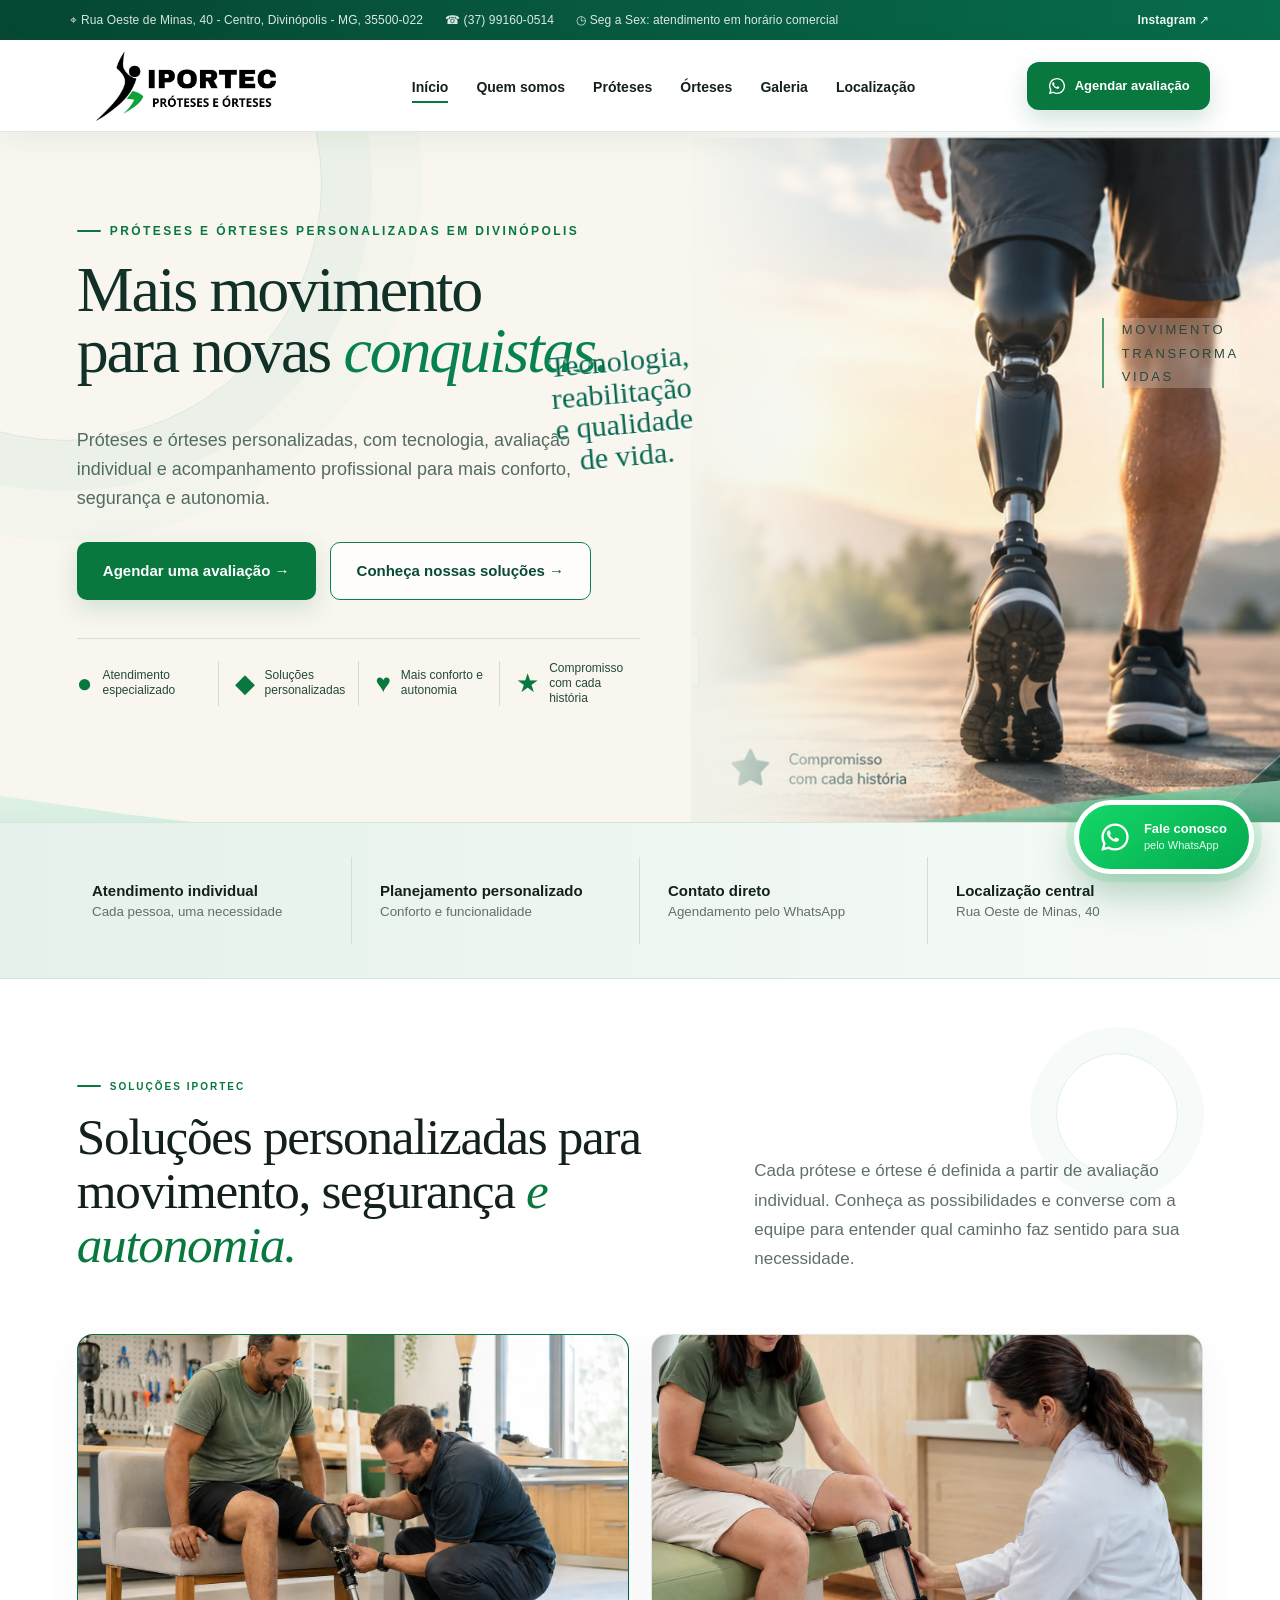
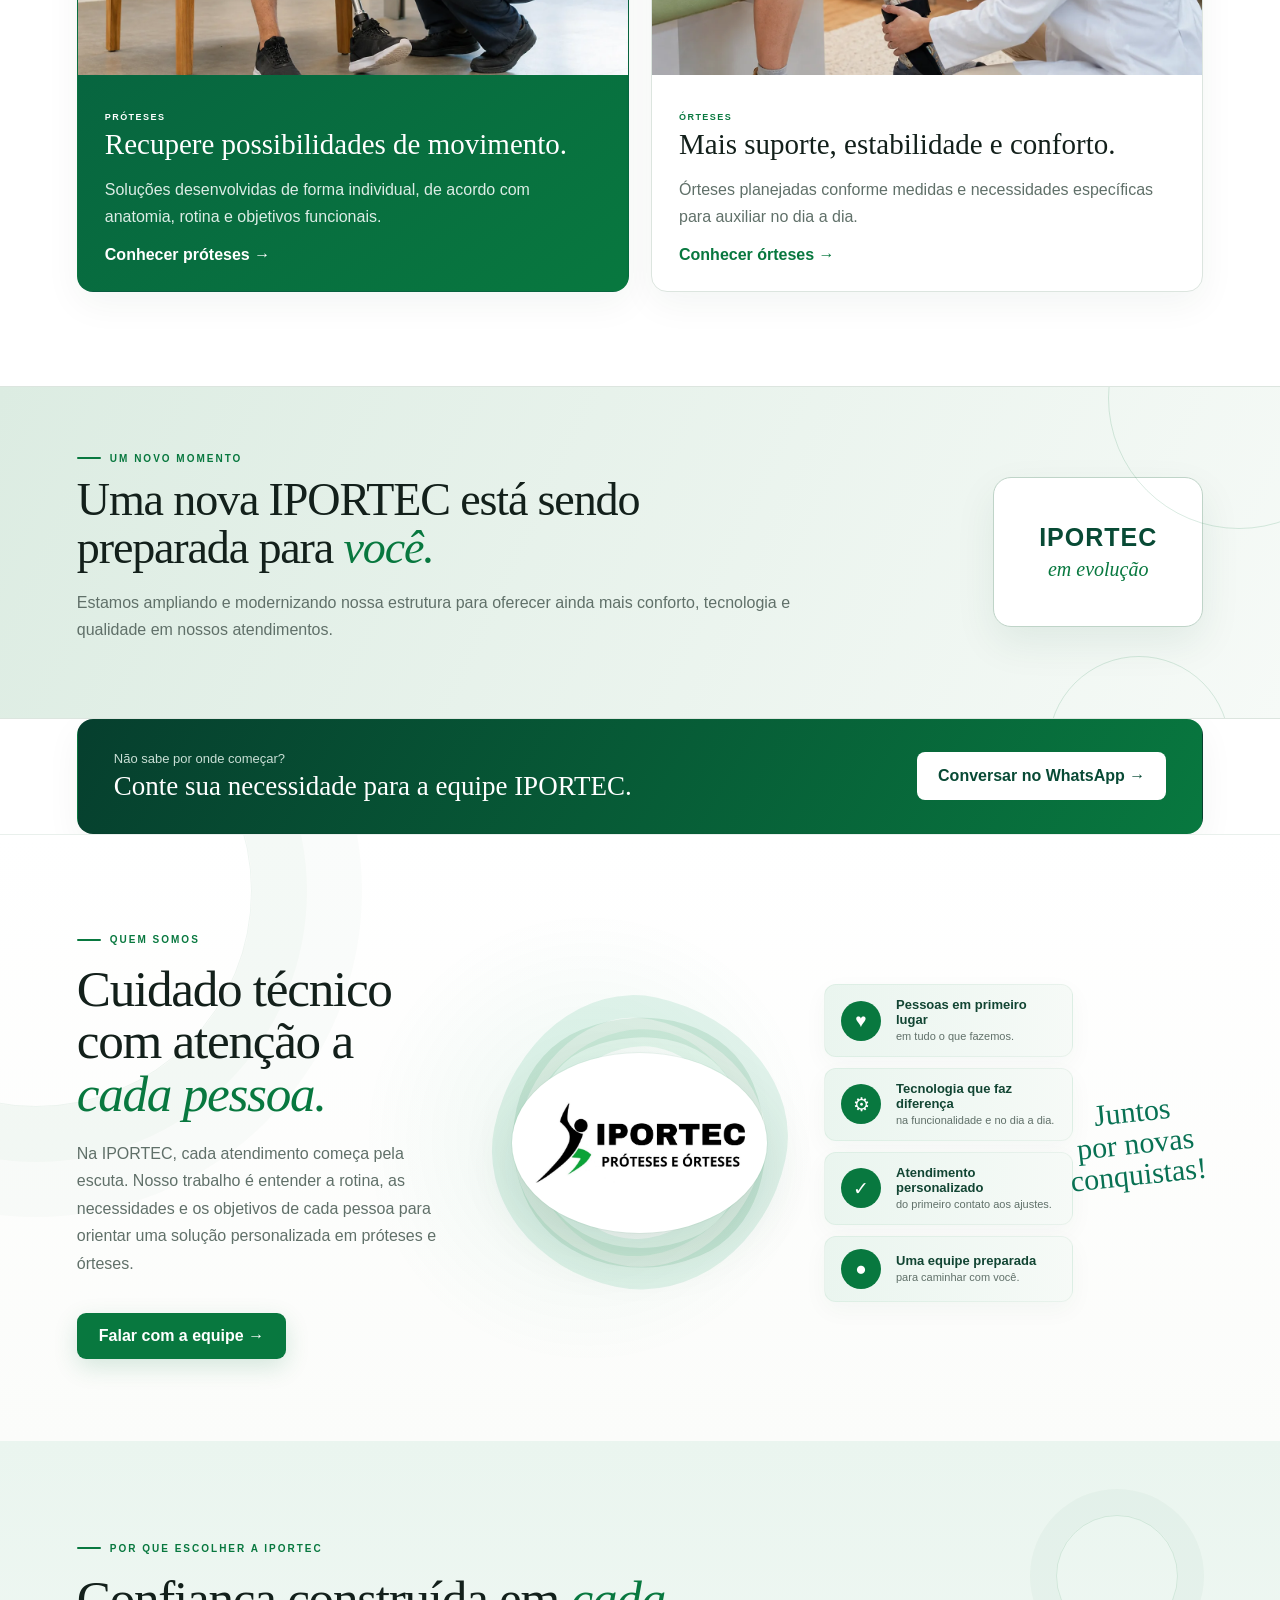
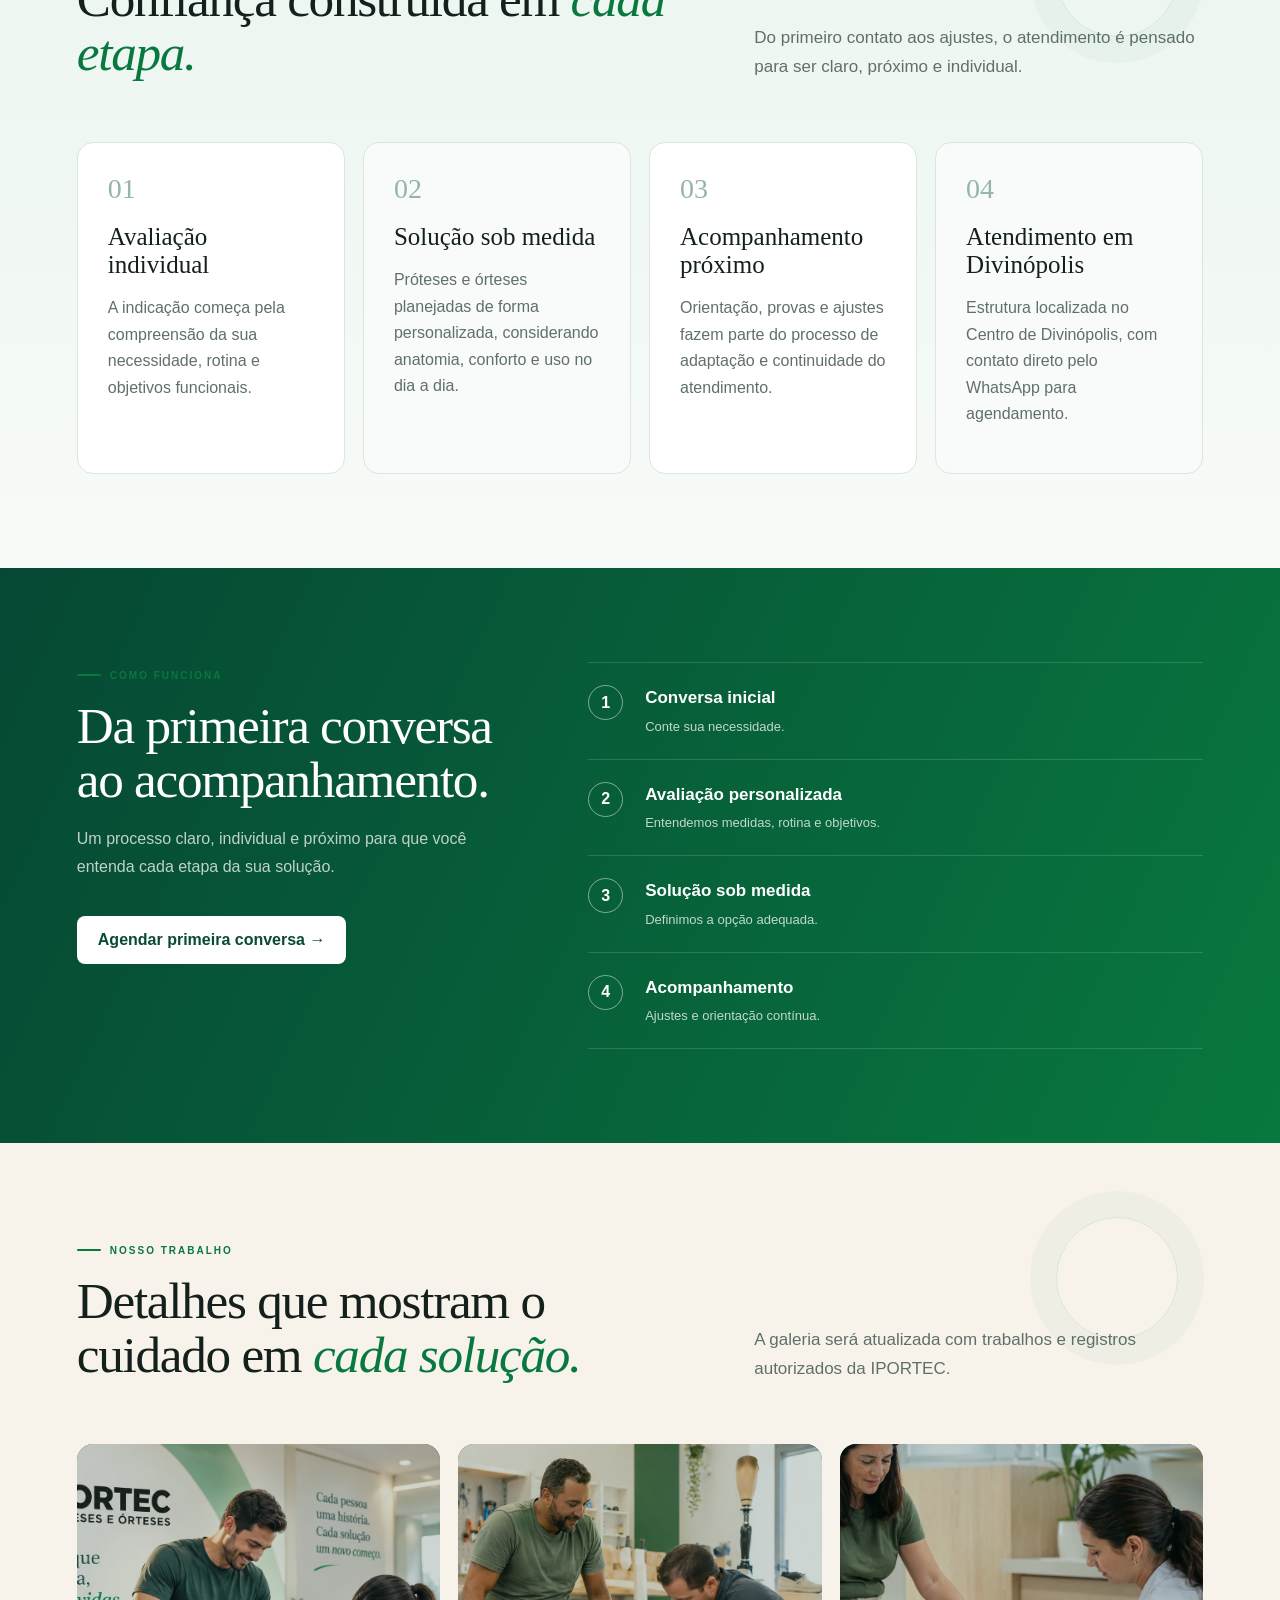
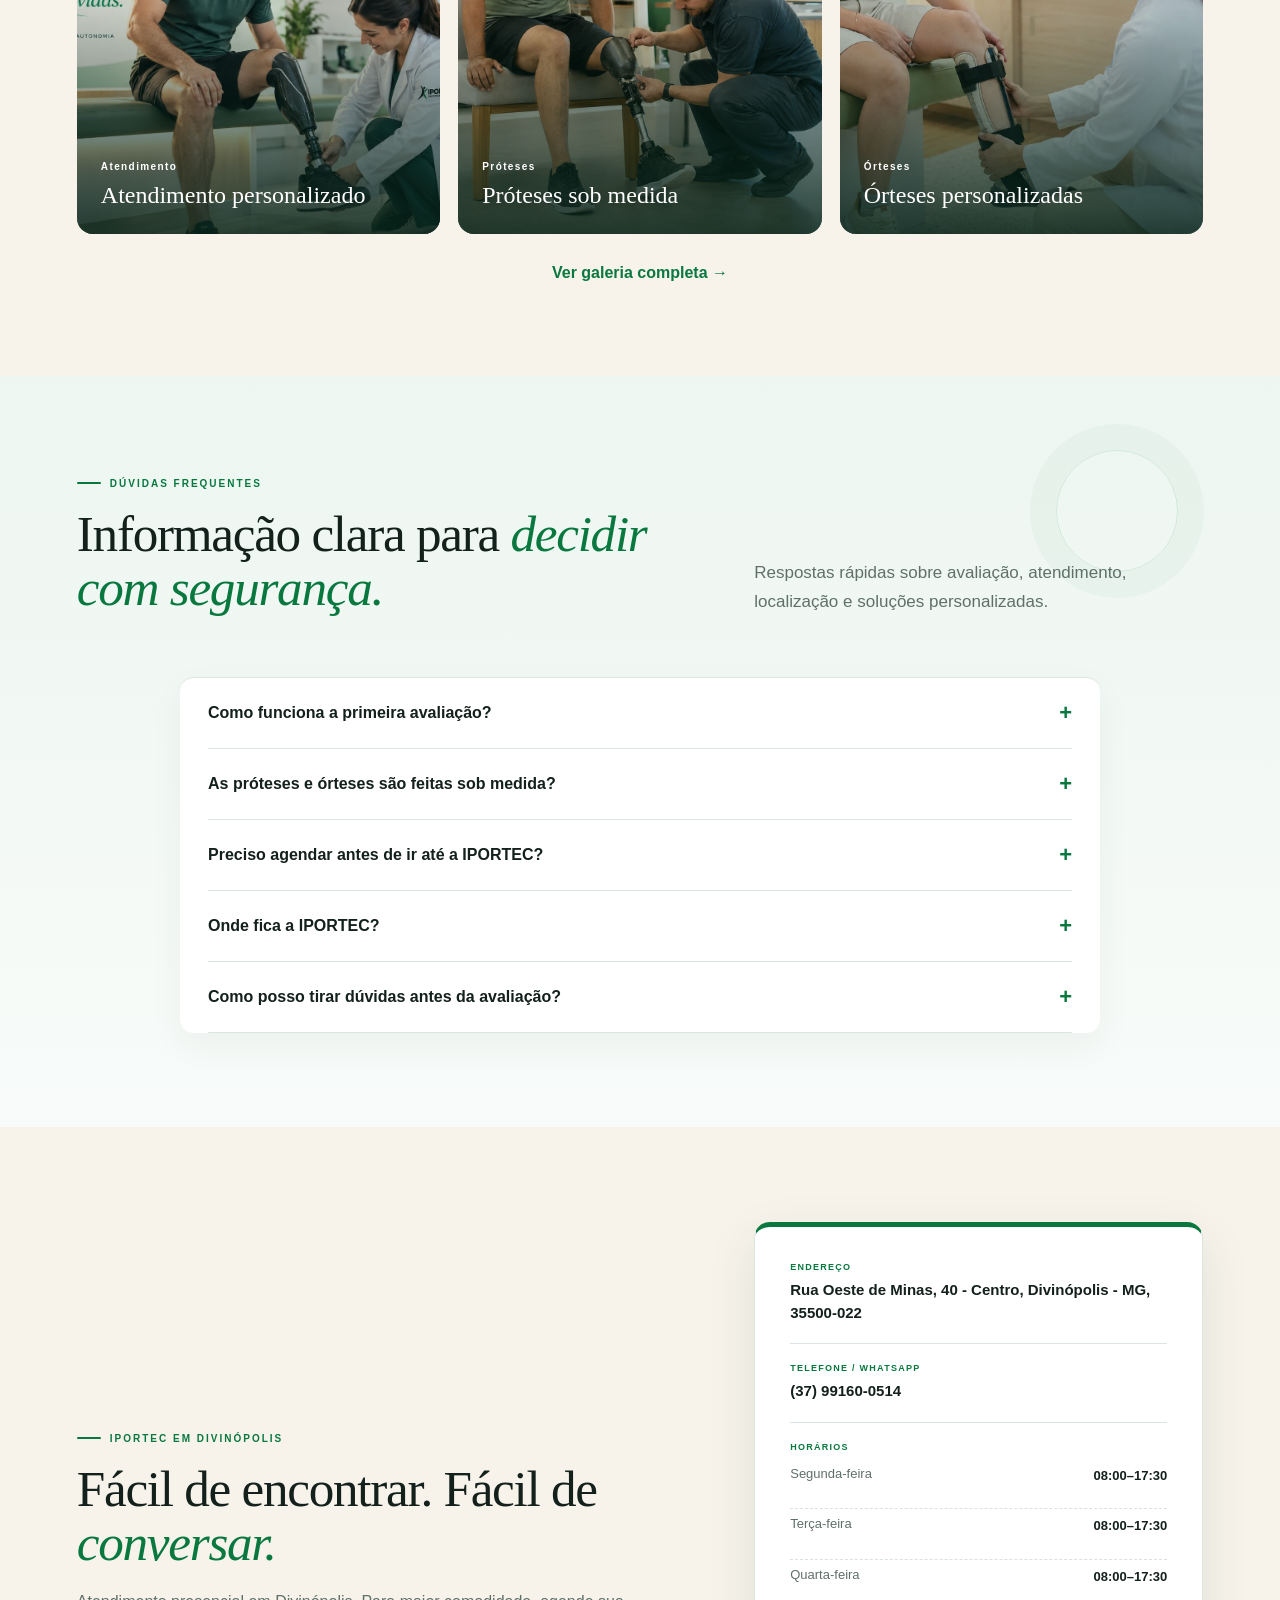
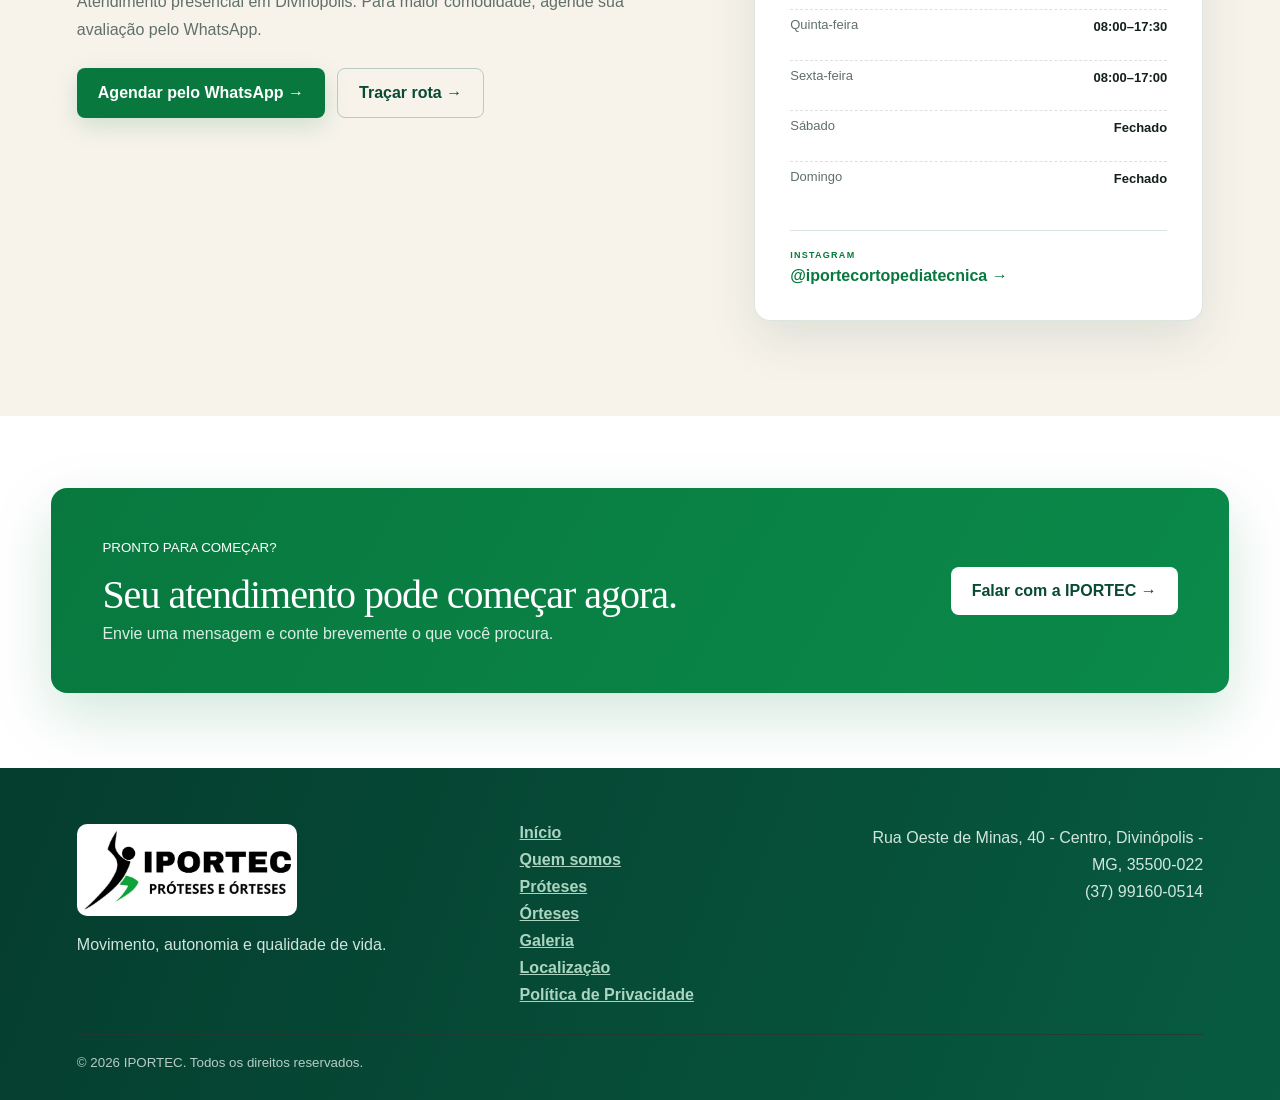
<file: index.html>
<!doctype html><html lang="pt-BR"><head>
  <!-- Google tag (gtag.js) -->
<script async src="https://www.googletagmanager.com/gtag/js?id=G-KJX5XFN8YX"></script>
<script>
  window.dataLayer = window.dataLayer || [];
  function gtag(){dataLayer.push(arguments);}
  gtag('js', new Date());

  gtag('config', 'G-KJX5XFN8YX');
</script>
  <meta charset="utf-8"><meta name="viewport" content="width=device-width,initial-scale=1"><title>IPORTEC | Próteses e Órteses em Divinópolis - MG</title><meta name="description" content="Próteses e órteses personalizadas em Divinópolis - MG, com avaliação individual, soluções sob medida e acompanhamento profissional."><meta name="theme-color" content="#084a35"><meta name="robots" content="index,follow,max-image-preview:large"><meta name="format-detection" content="telephone=yes"><meta property="og:locale" content="pt_BR"><meta property="og:type" content="website"><meta property="og:site_name" content="IPORTEC Próteses e Órteses"><meta property="og:title" content="IPORTEC | Próteses e Órteses em Divinópolis - MG"><meta property="og:description" content="Próteses e órteses personalizadas em Divinópolis - MG, com avaliação individual, soluções sob medida e acompanhamento profissional."><meta name="twitter:card" content="summary_large_image"><link rel="icon" type="image/png" href="assets/img/favicon-iportec.png"><link rel="preload" as="image" href="assets/img/hero-protese-v14.webp" fetchpriority="high"><link rel="stylesheet" href="assets/css/style.css"><script type="application/ld+json">
{
  "@context": "https://schema.org",
  "@type": "MedicalBusiness",
  "name": "IPORTEC Próteses e Órteses",
  "description": "Próteses e órteses personalizadas com atendimento em Divinópolis, Minas Gerais.",
  "telephone": "+55 37 99160-0514",
  "address": {
    "@type": "PostalAddress",
    "streetAddress": "Rua Oeste de Minas, 40 - Centro",
    "addressLocality": "Divinópolis",
    "addressRegion": "MG",
    "postalCode": "35500-022",
    "addressCountry": "BR"
  },
  "sameAs": ["https://www.instagram.com/iportecortopediatecnica/"],
  "openingHoursSpecification": [
    {"@type":"OpeningHoursSpecification","dayOfWeek":"Monday","opens":"08:00","closes":"17:30"},
    {"@type":"OpeningHoursSpecification","dayOfWeek":["Tuesday","Wednesday","Thursday"],"opens":"08:00","closes":"17:30"},
    {"@type":"OpeningHoursSpecification","dayOfWeek":"Friday","opens":"08:00","closes":"17:00"}
  ]
}
</script></head><body data-page="home"><a class="skipLink" href="#conteudo">Pular para o conteúdo</a><div id="header"></div><main id="conteudo">

<section class="hero14" aria-label="Apresentação IPORTEC">
  <div class="hero14-inner">
    <div class="hero14-copy">
      <span class="tag">PRÓTESES E ÓRTESES PERSONALIZADAS EM DIVINÓPOLIS</span>
      <h1>Mais movimento<br>para novas <em>conquistas.</em></h1>
      <p>Próteses e órteses personalizadas, com tecnologia, avaliação individual e acompanhamento profissional para mais conforto, segurança e autonomia.</p>
      <div class="hero14-actions">
        <a class="btn whatsapp" href="#">Agendar uma avaliação →</a>
        <a class="btn ghost" href="#solucoes">Conheça nossas soluções →</a>
      </div>
      <div class="hero14-benefits" aria-label="Diferenciais">
        <span><b>●</b> Atendimento especializado</span>
        <span><b>◆</b> Soluções personalizadas</span>
        <span><b>♥</b> Mais conforto e autonomia</span>
        <span><b>★</b> Compromisso com cada história</span>
      </div>
    </div>
    <div class="hero14-visual" role="img" aria-label="Pessoa caminhando com prótese moderna">
      <span class="hero14-script">Tecnologia,<br>reabilitação<br>e qualidade<br>de vida.</span>
      <span class="hero14-side">MOVIMENTO<br>TRANSFORMA<br>VIDAS</span>
    </div>
  </div>
  <div class="hero14-wave" aria-hidden="true"></div>
</section>

<section class="proof reveal"><div><b>Atendimento individual</b><small>Cada pessoa, uma necessidade</small></div><div><b>Planejamento personalizado</b><small>Conforto e funcionalidade</small></div><div><b>Contato direto</b><small>Agendamento pelo WhatsApp</small></div><div><b>Localização central</b><small>Rua Oeste de Minas, 40</small></div></section>
<section class="section reveal" id="solucoes"><div class="heading"><div><span class="tag">SOLUÇÕES IPORTEC</span><h2>Soluções personalizadas para movimento, segurança e <em>autonomia.</em></h2></div><p>Cada prótese e órtese é definida a partir de avaliação individual. Conheça as possibilidades e converse com a equipe para entender qual caminho faz sentido para sua necessidade.</p></div><div class="choice"><article><img src="assets/img/protese.webp" alt="Prótese personalizada" width="1400" height="1050" loading="lazy" decoding="async"><div><span class="cardEyebrow">PRÓTESES</span><h3>Recupere possibilidades de movimento.</h3><p>Soluções desenvolvidas de forma individual, de acordo com anatomia, rotina e objetivos funcionais.</p><a href="proteses.html">Conhecer próteses →</a></div></article><article><img src="assets/img/ortese.webp" alt="Órtese personalizada" width="1400" height="1050" loading="lazy" decoding="async"><div><span class="cardEyebrow">ÓRTESES</span><h3>Mais suporte, estabilidade e conforto.</h3><p>Órteses planejadas conforme medidas e necessidades específicas para auxiliar no dia a dia.</p><a href="orteses.html">Conhecer órteses →</a></div></article></div></section>
<section class="renewal reveal"><div><span class="tag">UM NOVO MOMENTO</span><h2>Uma nova IPORTEC está sendo preparada para <em>você.</em></h2><p>Estamos ampliando e modernizando nossa estrutura para oferecer ainda mais conforto, tecnologia e qualidade em nossos atendimentos.</p></div><div class="renewalMark"><strong>IPORTEC</strong><span>em evolução</span></div></section>
<section class="conversionStrip reveal"><div><span>Não sabe por onde começar?</span><strong>Conte sua necessidade para a equipe IPORTEC.</strong></div><a class="btn light whatsapp" href="#">Conversar no WhatsApp →</a></section>

<section class="about about15" id="quem-somos">
  <div class="about15-copy reveal">
    <span class="tag">QUEM SOMOS</span>
    <h2>Cuidado técnico<br>com atenção a <em>cada pessoa.</em></h2>
    <p data-about="historia"></p>
    <p data-about="experiencia"></p>
    <a class="btn about15-btn whatsapp" href="#">Falar com a equipe →</a>
  </div>

  <div class="about15-brand reveal" aria-label="IPORTEC Próteses e Órteses">
    <div class="about15-rings" aria-hidden="true">
      <span></span><span></span><span></span>
    </div>
    <div class="about15-logo">
      <img src="assets/img/logo-iportec.jpg" alt="IPORTEC Próteses e Órteses" width="500" height="174" loading="lazy" decoding="async">
    </div>
  </div>

  <div class="about15-values reveal">
    <article>
      <span class="about15-icon">♥</span>
      <div><strong>Pessoas em primeiro lugar</strong><small>em tudo o que fazemos.</small></div>
    </article>
    <article>
      <span class="about15-icon">⚙</span>
      <div><strong>Tecnologia que faz diferença</strong><small>na funcionalidade e no dia a dia.</small></div>
    </article>
    <article>
      <span class="about15-icon">✓</span>
      <div><strong>Atendimento personalizado</strong><small>do primeiro contato aos ajustes.</small></div>
    </article>
    <article>
      <span class="about15-icon">●</span>
      <div><strong>Uma equipe preparada</strong><small>para caminhar com você.</small></div>
    </article>
    <div class="about15-script">Juntos<br>por novas<br>conquistas!</div>
  </div>

  <div class="credential about15-credential reveal">
    <small>QUEM CUIDA DE VOCÊ</small>
    <h3 data-about="responsavel"></h3>
    <p data-about="formacao"></p>
    <p data-about="equipe"></p>
  </div>
</section>

<section class="section trust reveal"><div class="heading"><div><span class="tag">POR QUE ESCOLHER A IPORTEC</span><h2>Confiança construída em <em>cada etapa.</em></h2></div><p>Do primeiro contato aos ajustes, o atendimento é pensado para ser claro, próximo e individual.</p></div><div class="trustGrid" id="diferenciais"></div></section>
<section class="journey" id="atendimento"><div><span class="tag">COMO FUNCIONA</span><h2>Da primeira conversa ao acompanhamento.</h2><p>Um processo claro, individual e próximo para que você entenda cada etapa da sua solução.</p><a class="btn light whatsapp" href="#">Agendar primeira conversa →</a></div><ol></ol></section>
<section class="section homeGallery reveal"><div class="heading"><div><span class="tag">NOSSO TRABALHO</span><h2>Detalhes que mostram o cuidado em <em>cada solução.</em></h2></div><p>A galeria será atualizada com trabalhos e registros autorizados da IPORTEC.</p></div><div class="galleryPreview" id="homeGallery"></div><a class="galleryLink" href="galeria.html">Ver galeria completa →</a></section>
<section class="section testimonialsSection" id="testimonialsSection"><div class="heading"><div><span class="tag">DEPOIMENTOS</span><h2>Experiências de quem <em>confia na IPORTEC.</em></h2></div><p>Relatos publicados somente quando autorizados.</p></div><div class="testimonials" id="testimonials"></div></section>
<section class="section faqSection" id="duvidas"><div class="heading"><div><span class="tag">DÚVIDAS FREQUENTES</span><h2>Informação clara para <em>decidir com segurança.</em></h2></div><p>Respostas rápidas sobre avaliação, atendimento, localização e soluções personalizadas.</p></div><div class="faqList" id="faqList"></div></section>
<section class="location" id="localizacao"><div><span class="tag">IPORTEC EM DIVINÓPOLIS</span><h2>Fácil de encontrar. Fácil de <em>conversar.</em></h2><p data-company="atendimento"></p><div class="contactActions"><a class="btn whatsapp" href="#">Agendar pelo WhatsApp →</a><a class="btn ghost" id="mapLink" href="#" target="_blank" rel="noopener">Traçar rota →</a></div></div><div class="locationCard"><div class="locationBlock"><small>ENDEREÇO</small><strong data-company="endereco"></strong></div><div class="locationBlock"><small>TELEFONE / WHATSAPP</small><strong data-company="telefone"></strong></div><div class="locationBlock"><small>HORÁRIOS</small><div class="hoursList" id="hoursList"></div></div><div class="locationBlock"><small>INSTAGRAM</small><a class="instagramLink" href="https://www.instagram.com/iportecortopediatecnica/" target="_blank" rel="noopener">@iportecortopediatecnica →</a></div></div></section>
<section class="cta reveal"><div><small>PRONTO PARA COMEÇAR?</small><h2>Seu atendimento pode começar agora.</h2><p>Envie uma mensagem e conte brevemente o que você procura.</p></div><a class="btn light whatsapp" href="#">Falar com a IPORTEC →</a></section>
</main><div id="footer"></div><script src="assets/data/config.js"></script><script src="assets/js/script.js"></script></body></html>
</file>
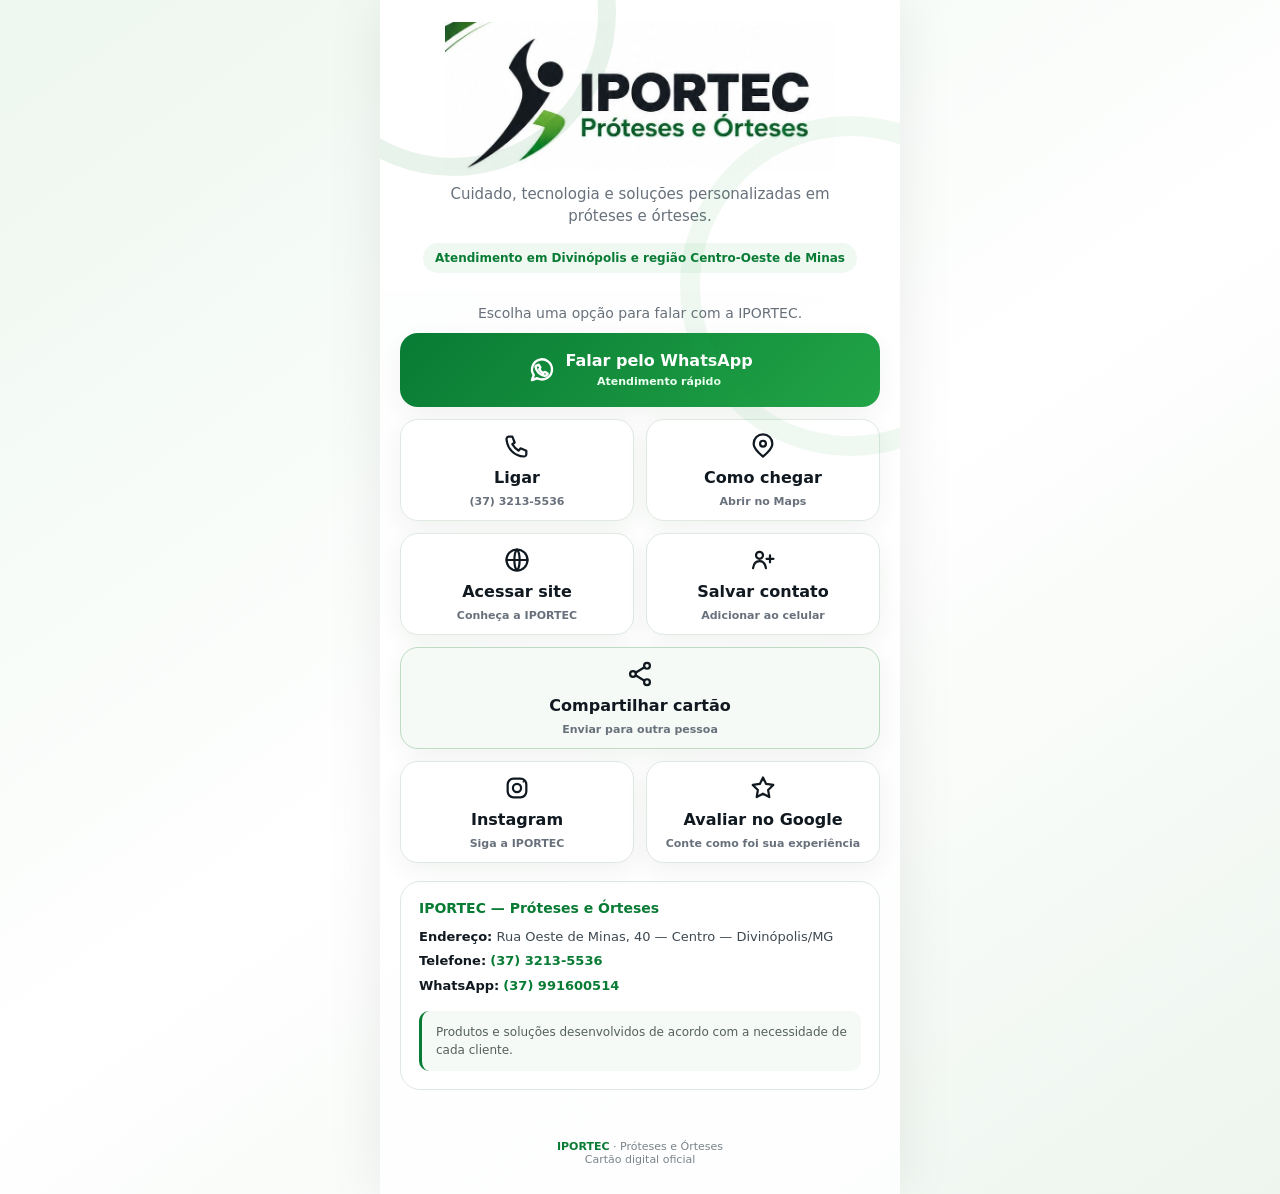
<file: cartao/index.html>
<!doctype html>
<html lang="pt-BR">
<head>
  <meta charset="utf-8" />
  <meta name="viewport" content="width=device-width,initial-scale=1,viewport-fit=cover" />
  <meta name="theme-color" content="#087b34" />
  <title>IPORTEC | Cartão Digital</title>
  <meta name="description" content="Cartão digital da IPORTEC Próteses e Órteses. Fale conosco, ligue, veja a localização e acesse nosso site." />
  <link rel="canonical" href="https://www.iportec.com.br/cartao/" />
  <meta property="og:title" content="IPORTEC | Cartão Digital" />
  <meta property="og:description" content="Contatos, localização e canais oficiais da IPORTEC Próteses e Órteses." />
  <meta property="og:type" content="website" />
  <meta property="og:url" content="https://www.iportec.com.br/cartao/" />
  <style>
    :root{--green:#087b34;--green2:#22a447;--ink:#101820;--muted:#68717b;--bg:#f3f7f3;--card:#fff;--line:#dfe9e1}
    *{box-sizing:border-box} html{scroll-behavior:smooth} body{margin:0;font-family:Inter,system-ui,-apple-system,Segoe UI,Roboto,Arial,sans-serif;color:var(--ink);background:linear-gradient(145deg,#edf7ef,#fff 52%,#edf5ee);min-height:100vh}
    .shell{width:min(100%,520px);margin:auto;min-height:100vh;background:rgba(255,255,255,.82);box-shadow:0 0 55px rgba(0,0,0,.08);overflow:hidden;position:relative}
    .hero{padding:22px 24px 18px;text-align:center;position:relative;background:#fff}
    .hero:before{content:"";position:absolute;left:-90px;top:-150px;width:290px;height:290px;border:18px solid var(--green);border-radius:50%;opacity:.09}
    .hero:after{content:"";position:absolute;right:-120px;bottom:-165px;width:300px;height:300px;border:20px solid var(--green2);border-radius:50%;opacity:.07}
    .logo{width:min(86%,390px);height:auto;display:block;margin:0 auto 14px;mix-blend-mode:multiply}
    .tag{font-size:15px;color:var(--muted);margin:0 auto;max-width:390px;line-height:1.45}
    .region{display:inline-flex;align-items:center;gap:7px;margin-top:15px;padding:8px 12px;border-radius:999px;background:#eff8f1;color:var(--green);font-weight:700;font-size:12px}
    main{padding:14px 20px 28px}.lead{text-align:center;margin:0 0 12px;font-size:14px;color:var(--muted)}
    .grid{display:grid;grid-template-columns:1fr 1fr;gap:12px}.action{min-height:92px;border:1px solid var(--line);border-radius:18px;background:var(--card);display:flex;font:inherit;flex-direction:column;align-items:center;justify-content:center;gap:8px;text-decoration:none;color:var(--ink);font-weight:750;box-shadow:0 7px 24px rgba(10,55,24,.06);transition:.18s ease;padding:12px;text-align:center}.action:hover{transform:translateY(-2px);border-color:#b9d7c1}.action:focus-visible{outline:3px solid rgba(8,123,52,.28);outline-offset:3px}.action.primary{grid-column:1/-1;min-height:74px;flex-direction:row;background:linear-gradient(135deg,var(--green),var(--green2));color:#fff;border:0;font-size:16px}.ico{width:28px;height:28px;display:grid;place-items:center}.ico svg{width:100%;height:100%;fill:none;stroke:currentColor;stroke-width:1.9;stroke-linecap:round;stroke-linejoin:round}.action.primary .ico{width:30px;height:30px}.small{font-size:11px;color:var(--muted);font-weight:600}.primary .small{color:#eaffef}
    .contact{margin-top:18px;border:1px solid var(--line);border-radius:20px;background:#fff;padding:18px}.contact h2{font-size:14px;color:var(--green);margin:0 0 11px}.contact p{margin:5px 0;font-size:13px;line-height:1.5;color:#3e4850}.contact strong{color:var(--ink)}.contact a{color:var(--green);font-weight:700;text-decoration:none}
    .optional{display:none}.share{grid-column:1/-1;min-height:72px;background:#f5faf6;border-color:#bddbc5;cursor:pointer}.share:hover{background:#eef8f0}.footer{text-align:center;padding:22px 18px 28px;color:#7b848a;font-size:11px}.footer b{color:var(--green)}
    .note{margin-top:16px;padding:12px 14px;border-left:3px solid var(--green);background:#f5faf6;border-radius:10px;font-size:12px;line-height:1.5;color:#56615a}
    @media(max-width:360px){.grid{grid-template-columns:1fr}.action.primary{grid-column:auto}.hero{padding-inline:16px}main{padding-inline:14px}}
  </style>
</head>
<body>
<div class="shell">
  <header class="hero">
    <img class="logo" src="assets/logo-iportec.jpg" alt="IPORTEC Próteses e Órteses" />
    <p class="tag">Cuidado, tecnologia e soluções personalizadas em próteses e órteses.</p>
    <div class="region">Atendimento em Divinópolis e região Centro-Oeste de Minas</div>
  </header>
  <main>
    <p class="lead">Escolha uma opção para falar com a IPORTEC.</p>
    <section class="grid">
      <a class="action primary" id="whatsapp" href="#"><span class="ico"><svg viewBox="0 0 24 24"><path d="M20 11.6a8 8 0 0 1-11.8 7L4 20l1.4-4A8 8 0 1 1 20 11.6Z"/><path d="M8.7 8.2c.3-.5.6-.5.9-.1l1 1.7c.2.3.1.6-.2.9l-.6.6c.7 1.4 1.8 2.5 3.2 3.2l.6-.7c.3-.3.6-.4.9-.2l1.7 1c.4.2.4.6.1.9-.5.8-1.3 1.2-2.2 1.1-3.8-.5-6.8-3.5-7.3-7.3-.1-.4.6-1.1 1.9-1.1Z"/></svg></span><span>Falar pelo WhatsApp<br><span class="small">Atendimento rápido</span></span></a>
      <a class="action" id="phone" href="#"><span class="ico"><svg viewBox="0 0 24 24"><path d="M5 4h3l2 5-2 1.5a15 15 0 0 0 5.5 5.5L15 14l5 2v3c0 1-1 2-2 2C9.7 20.5 3.5 14.3 3 6c0-1 1-2 2-2Z"/></svg></span>Ligar<span class="small">(37) 3213-5536</span></a>
      <a class="action" id="maps" href="#" target="_blank" rel="noopener"><span class="ico"><svg viewBox="0 0 24 24"><path d="M20 10c0 5-8 11-8 11S4 15 4 10a8 8 0 1 1 16 0Z"/><circle cx="12" cy="10" r="2.5"/></svg></span>Como chegar<span class="small">Abrir no Maps</span></a>
      <a class="action" id="site" href="#" target="_blank" rel="noopener"><span class="ico"><svg viewBox="0 0 24 24"><circle cx="12" cy="12" r="9"/><path d="M3 12h18M12 3c3 3 3 15 0 18M12 3c-3 3-3 15 0 18"/></svg></span>Acessar site<span class="small">Conheça a IPORTEC</span></a>
      <button class="action" id="save" type="button"><span class="ico"><svg viewBox="0 0 24 24"><circle cx="9" cy="8" r="3"/><path d="M3.5 19c.5-4 2.5-6 5.5-6s5 2 5.5 6M18 8v6M15 11h6"/></svg></span>Salvar contato<span class="small">Adicionar ao celular</span></button>
      <button class="action share" id="share" type="button"><span class="ico"><svg viewBox="0 0 24 24"><circle cx="18" cy="5" r="2.5"/><circle cx="6" cy="12" r="2.5"/><circle cx="18" cy="19" r="2.5"/><path d="m8.2 10.9 7.6-4.7M8.2 13.1l7.6 4.7"/></svg></span>Compartilhar cartão<span class="small">Enviar para outra pessoa</span></button>
      <a class="action optional" id="instagram" href="#" target="_blank" rel="noopener"><span class="ico"><svg viewBox="0 0 24 24"><rect x="4" y="4" width="16" height="16" rx="5"/><circle cx="12" cy="12" r="3.5"/><circle cx="17.4" cy="6.7" r=".7" fill="currentColor" stroke="none"/></svg></span>Instagram<span class="small">Siga a IPORTEC</span></a>
      <a class="action optional" id="facebook" href="#" target="_blank" rel="noopener"><span class="ico"><svg viewBox="0 0 24 24"><circle cx="12" cy="12" r="9"/><path d="M13.5 20v-7h2.5l.4-3h-2.9V8.1c0-.9.3-1.6 1.6-1.6H17V3.8c-.4-.1-1.3-.2-2.4-.2-2.4 0-4.1 1.5-4.1 4.2V10H8v3h2.5v7"/></svg></span>Facebook<span class="small">Acompanhe a IPORTEC</span></a>
      <a class="action optional" id="review" href="#" target="_blank" rel="noopener"><span class="ico"><svg viewBox="0 0 24 24"><path d="m12 3 2.7 5.5 6.1.9-4.4 4.3 1 6.1-5.4-2.9-5.4 2.9 1-6.1-4.4-4.3 6.1-.9Z"/></svg></span>Avaliar no Google<span class="small">Conte como foi sua experiência</span></a>
    </section>
    <section class="contact">
      <h2>IPORTEC — Próteses e Órteses</h2>
      <p><strong>Endereço:</strong> Rua Oeste de Minas, 40 — Centro — Divinópolis/MG</p>
      <p><strong>Telefone:</strong> <a href="tel:+553732135536">(37) 3213-5536</a></p>
      <p><strong>WhatsApp:</strong> <a href="https://wa.me/5537991600514" target="_blank" rel="noopener">(37) 991600514</a></p>
      <div class="note">Produtos e soluções desenvolvidos de acordo com a necessidade de cada cliente.</div>
    </section>
  </main>
  <footer class="footer"><b>IPORTEC</b> · Próteses e Órteses<br>Cartão digital oficial</footer>
</div>
<script>
const CONFIG={
  whatsapp:'5537991600514',
  telefone:'+553732135536',
  endereco:'Rua Oeste de Minas, 40, Centro, Divinópolis, MG',
  site:'https://www.iportec.com.br/',
  instagram:'https://www.instagram.com/iportecortopediatecnica/',
  facebook:'', // ainda não confirmado com segurança
  avaliacaoGoogle:'https://search.google.com/local/writereview?placeid=ChIJ09uDLRSloAARltu5La7qDAg'
};
const $=id=>document.getElementById(id);
$('whatsapp').href=`https://wa.me/${CONFIG.whatsapp}?text=${encodeURIComponent('Olá! Vim pelo cartão digital da IPORTEC e gostaria de mais informações.')}`;
$('phone').href=`tel:${CONFIG.telefone}`;
$('maps').href=`https://www.google.com/maps/search/?api=1&query=${encodeURIComponent(CONFIG.endereco)}`;
$('site').href=CONFIG.site;
[['instagram','instagram'],['facebook','facebook'],['review','avaliacaoGoogle']].forEach(([id,key])=>{if(CONFIG[key]){$(id).href=CONFIG[key];$(id).style.display='flex'}});
$('share').addEventListener('click',async()=>{
  const url='https://www.iportec.com.br/cartao/';
  const data={title:'IPORTEC — Próteses e Órteses',text:'Conheça o cartão digital da IPORTEC — Próteses e Órteses.',url};
  try{
    if(navigator.share){await navigator.share(data)}
    else{await navigator.clipboard.writeText(url);alert('Link do cartão copiado!')}
  }catch(e){if(e.name!=='AbortError'){window.open(`https://wa.me/?text=${encodeURIComponent(data.text+' '+url)}`,'_blank')}}
});
$('save').addEventListener('click',()=>{
  const v=`BEGIN:VCARD\nVERSION:3.0\nFN:IPORTEC Próteses e Órteses\nORG:IPORTEC\nTEL;TYPE=WORK,VOICE:${CONFIG.telefone}\nTEL;TYPE=CELL:${'+'+CONFIG.whatsapp}\nADR;TYPE=WORK:;;Rua Oeste de Minas, 40;Divinópolis;MG;;;Brasil\nURL:${CONFIG.site}\nEND:VCARD`;
  const blob=new Blob([v],{type:'text/vcard;charset=utf-8'}); const a=document.createElement('a'); a.href=URL.createObjectURL(blob); a.download='IPORTEC.vcf'; document.body.appendChild(a); a.click(); a.remove(); setTimeout(()=>URL.revokeObjectURL(a.href),500);
});
</script>
</body>
</html>
</file>
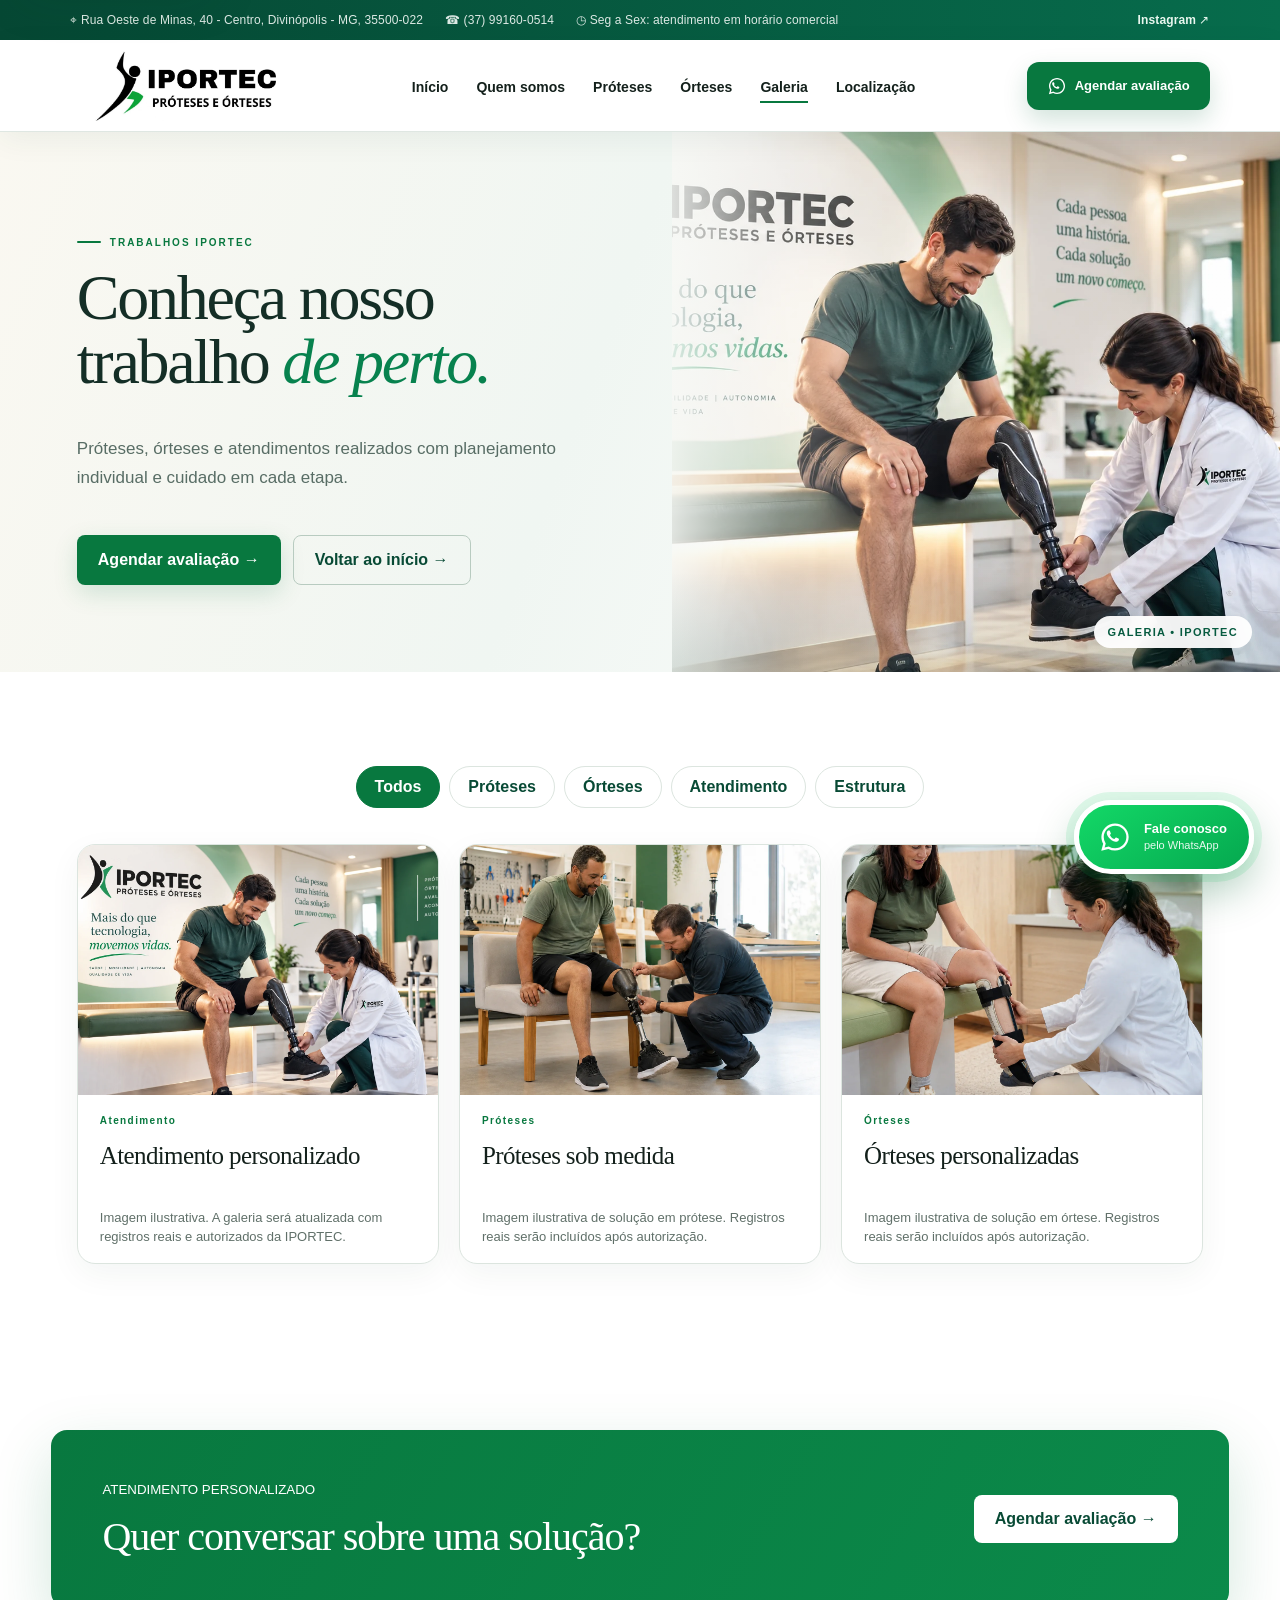
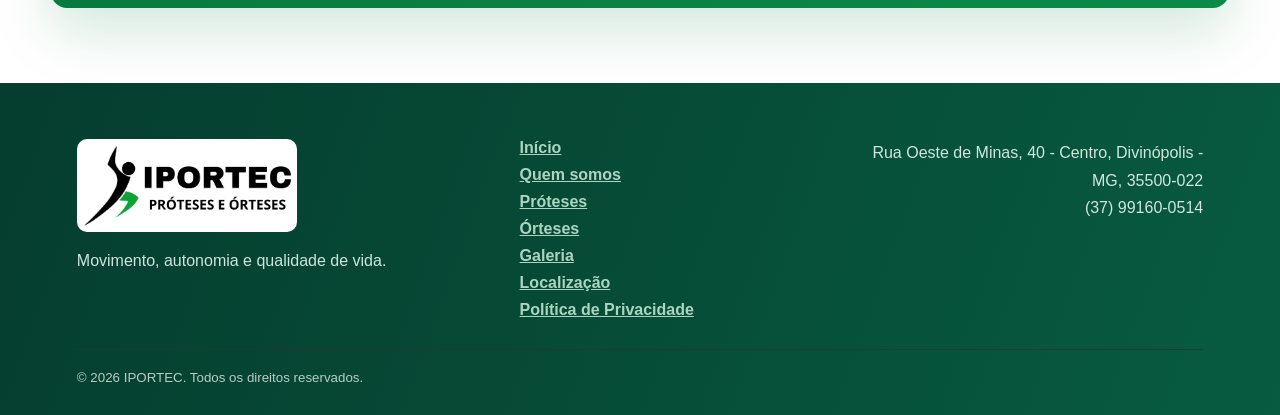
<file: galeria.html>
<!doctype html><html lang="pt-BR"><head>
  <!-- Google tag (gtag.js) -->
<script async src="https://www.googletagmanager.com/gtag/js?id=G-KJX5XFN8YX"></script>
<script>
  window.dataLayer = window.dataLayer || [];
  function gtag(){dataLayer.push(arguments);}
  gtag('js', new Date());

  gtag('config', 'G-KJX5XFN8YX');
</script>
  <meta charset="utf-8"><meta name="viewport" content="width=device-width,initial-scale=1"><title>Galeria | Próteses, Órteses e Atendimento | IPORTEC</title><meta name="robots" content="index,follow,max-image-preview:large"><meta name="format-detection" content="telephone=yes"><meta property="og:locale" content="pt_BR"><meta property="og:type" content="website"><meta property="og:site_name" content="IPORTEC Próteses e Órteses"><meta property="og:title" content="Galeria | Próteses, Órteses e Atendimento | IPORTEC"><meta property="og:description" content="Conheça a proposta de atendimento, próteses e órteses personalizadas da IPORTEC em Divinópolis - MG."><meta name="twitter:card" content="summary_large_image"><link rel="icon" type="image/png" href="assets/img/favicon-iportec.png"><meta name="description" content="Conheça a proposta de atendimento, próteses e órteses personalizadas da IPORTEC em Divinópolis - MG."><link rel="stylesheet" href="assets/css/style.css"></head><body data-page="galeria"><a class="skipLink" href="#conteudo">Pular para o conteúdo</a><div id="header"></div><main id="conteudo">

<section class="internalHero galleryHero14 galleryHero16 reveal">
  <div class="internalHeroCopy">
    <span class="tag">TRABALHOS IPORTEC</span>
    <h1>Conheça nosso trabalho <em>de perto.</em></h1>
    <p>Próteses, órteses e atendimentos realizados com planejamento individual e cuidado em cada etapa.</p>
    <div class="internalHeroActions">
      <a class="btn whatsapp" href="#">Agendar avaliação →</a>
      <a class="btn ghost" href="index.html">Voltar ao início →</a>
    </div>
  </div>

  <div class="internalHeroMedia galleryVisual galleryImage16">
    <picture>
      <source srcset="assets/img/galeria-destaque-iportec.webp" type="image/webp">
      <img src="assets/img/galeria-destaque-iportec.jpg"
           alt="Atendimento personalizado em prótese na IPORTEC"
           width="1536" height="1024">
    </picture>
    <span>GALERIA • IPORTEC</span>
  </div>
</section>

<section class="section gallerySection"><div class="galleryFilters" aria-label="Filtrar galeria"><button class="active" data-filter="Todos">Todos</button><button data-filter="Próteses">Próteses</button><button data-filter="Órteses">Órteses</button><button data-filter="Atendimento">Atendimento</button><button data-filter="Estrutura">Estrutura</button></div><div class="galleryGrid" id="galeria"></div><div class="emptyGallery" hidden>Nenhuma fotografia cadastrada nesta categoria.</div></section>
<section class="cta"><div><small>ATENDIMENTO PERSONALIZADO</small><h2>Quer conversar sobre uma solução?</h2></div><a class="btn light whatsapp" href="#">Agendar avaliação →</a></section>
</main><div id="footer"></div><script src="assets/data/config.js"></script><script src="assets/js/script.js"></script></body></html>
</file>
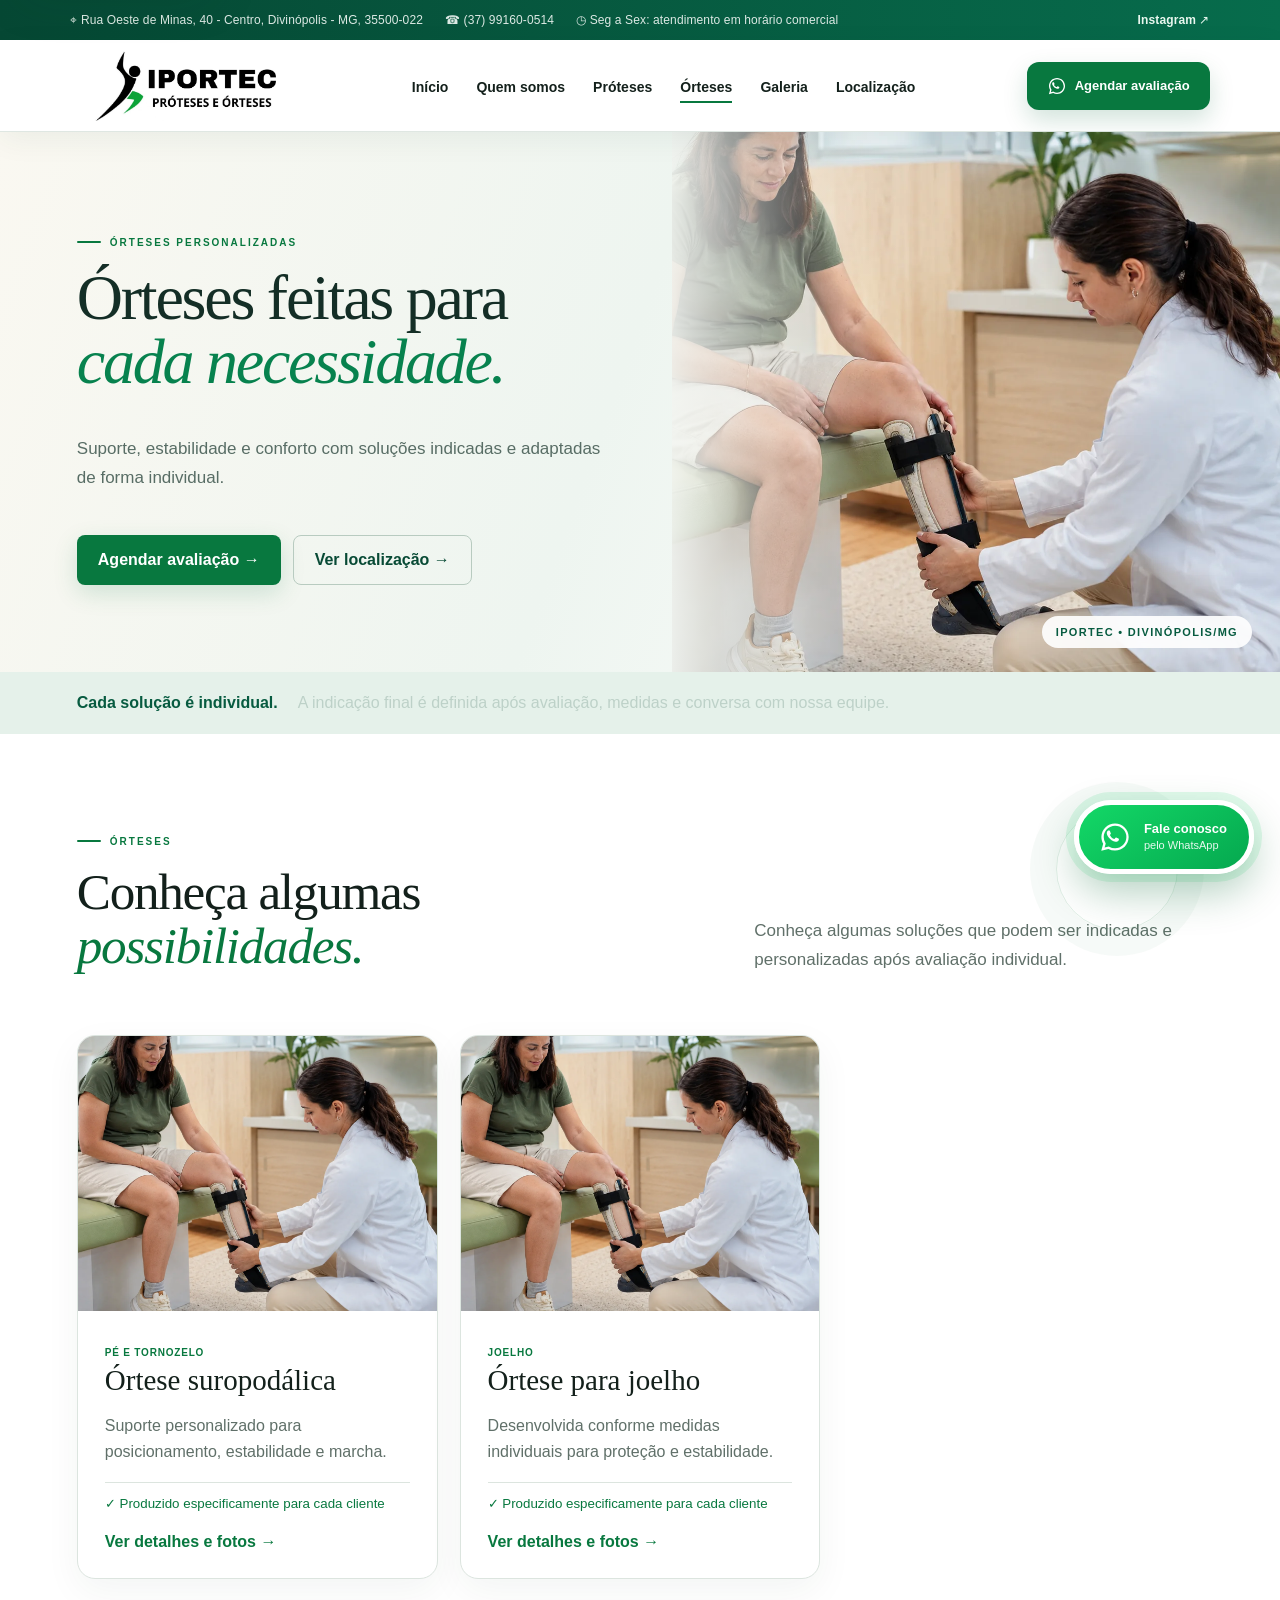
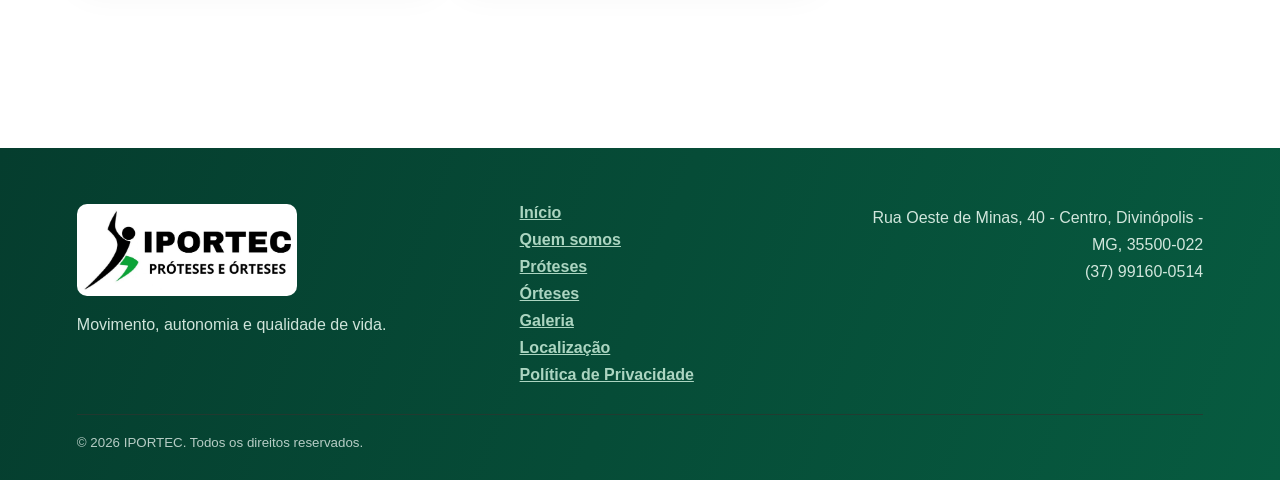
<file: orteses.html>
<!doctype html><html lang="pt-BR"><head>
  <!-- Google tag (gtag.js) -->
<script async src="https://www.googletagmanager.com/gtag/js?id=G-KJX5XFN8YX"></script>
<script>
  window.dataLayer = window.dataLayer || [];
  function gtag(){dataLayer.push(arguments);}
  gtag('js', new Date());

  gtag('config', 'G-KJX5XFN8YX');
</script>
  <meta charset="utf-8"><meta name="viewport" content="width=device-width,initial-scale=1"><title>Órteses personalizadas em Divinópolis | IPORTEC</title><meta name="robots" content="index,follow,max-image-preview:large"><meta name="format-detection" content="telephone=yes"><meta property="og:locale" content="pt_BR"><meta property="og:type" content="website"><meta property="og:site_name" content="IPORTEC Próteses e Órteses"><meta property="og:title" content="Órteses personalizadas em Divinópolis | IPORTEC"><meta property="og:description" content="Órteses personalizadas em Divinópolis - MG para suporte, estabilidade e conforto, com avaliação e adaptação individual."><meta name="twitter:card" content="summary_large_image"><meta name="description" content="Órteses personalizadas em Divinópolis - MG para suporte, estabilidade e conforto, com avaliação e adaptação individual."><link rel="icon" type="image/png" href="assets/img/favicon-iportec.png"><link rel="stylesheet" href="assets/css/style.css"></head><body data-page="orteses"><a class="skipLink" href="#conteudo">Pular para o conteúdo</a><div id="header"></div><main id="conteudo">
<section class="internalHero reveal">
  <div class="internalHeroCopy">
    <span class="tag">ÓRTESES PERSONALIZADAS</span>
    <h1>Órteses feitas para <em>cada necessidade.</em></h1>
    <p>Suporte, estabilidade e conforto com soluções indicadas e adaptadas de forma individual.</p>
    <div class="internalHeroActions">
      <a class="btn whatsapp" href="#">Agendar avaliação →</a>
      <a class="btn ghost" href="index.html#localizacao">Ver localização →</a>
    </div>
  </div>
  <div class="internalHeroMedia">
    <img src="assets/img/ortese.webp" alt="Órtese personalizada IPORTEC" width="1400" height="1050" decoding="async" fetchpriority="high">
    <span>IPORTEC • DIVINÓPOLIS/MG</span>
  </div>
</section>
<div class="notice premiumNotice"><b>Cada solução é individual.</b><span>A indicação final é definida após avaliação, medidas e conversa com nossa equipe.</span></div><section class="section"><div class="heading"><div><span class="tag">ÓRTESES</span><h2>Conheça algumas <em>possibilidades.</em></h2></div><p>Conheça algumas soluções que podem ser indicadas e personalizadas após avaliação individual.</p></div><div class="products" id="lista-produtos"></div></section></main><div id="footer"></div><script src="assets/data/config.js"></script><script src="assets/js/script.js"></script></body></html>
</file>
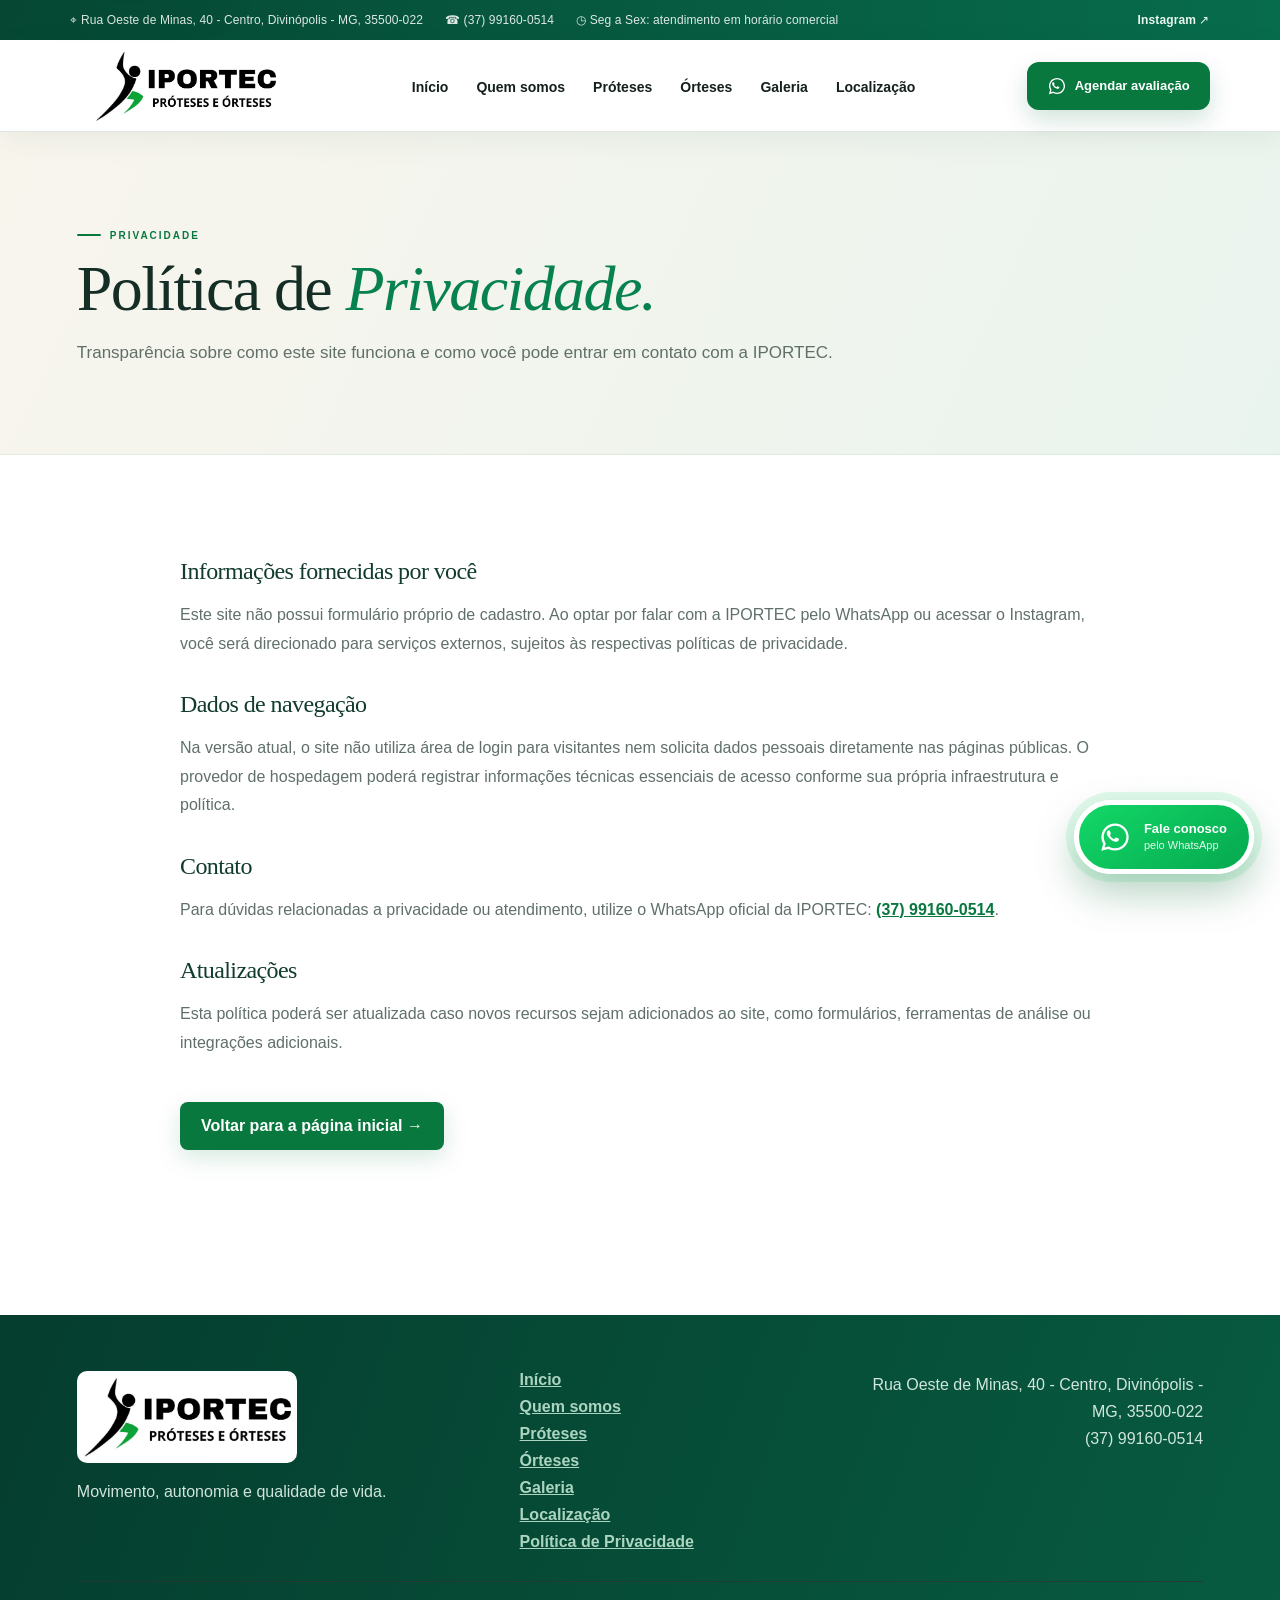
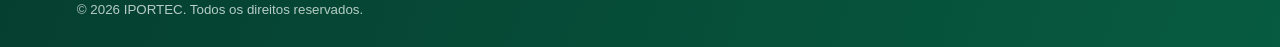
<file: privacidade.html>
<!doctype html>
<html lang="pt-BR">
<head>
  <!-- Google tag (gtag.js) -->
<script async src="https://www.googletagmanager.com/gtag/js?id=G-KJX5XFN8YX"></script>
<script>
  window.dataLayer = window.dataLayer || [];
  function gtag(){dataLayer.push(arguments);}
  gtag('js', new Date());

  gtag('config', 'G-KJX5XFN8YX');
</script>
<meta charset="utf-8">
<meta name="viewport" content="width=device-width,initial-scale=1">
<title>Política de Privacidade | IPORTEC</title>
<meta name="description" content="Política de Privacidade do site da IPORTEC Próteses e Órteses.">
<meta name="robots" content="index,follow">
<meta name="theme-color" content="#084a35">
<link rel="icon" type="image/png" href="assets/img/favicon-iportec.png">
<link rel="stylesheet" href="assets/css/style.css">
</head>
<body data-page="privacidade">
<a class="skipLink" href="#conteudo">Pular para o conteúdo</a>
<div id="header"></div>
<main id="conteudo">
<section class="legalHero">
  <span class="tag">PRIVACIDADE</span>
  <h1>Política de <em>Privacidade.</em></h1>
  <p>Transparência sobre como este site funciona e como você pode entrar em contato com a IPORTEC.</p>
</section>
<section class="legalContent">
  <h2>Informações fornecidas por você</h2>
  <p>Este site não possui formulário próprio de cadastro. Ao optar por falar com a IPORTEC pelo WhatsApp ou acessar o Instagram, você será direcionado para serviços externos, sujeitos às respectivas políticas de privacidade.</p>

  <h2>Dados de navegação</h2>
  <p>Na versão atual, o site não utiliza área de login para visitantes nem solicita dados pessoais diretamente nas páginas públicas. O provedor de hospedagem poderá registrar informações técnicas essenciais de acesso conforme sua própria infraestrutura e política.</p>

  <h2>Contato</h2>
  <p>Para dúvidas relacionadas a privacidade ou atendimento, utilize o WhatsApp oficial da IPORTEC: <a class="whatsapp" href="#">(37) 99160-0514</a>.</p>

  <h2>Atualizações</h2>
  <p>Esta política poderá ser atualizada caso novos recursos sejam adicionados ao site, como formulários, ferramentas de análise ou integrações adicionais.</p>

  <a class="btn" href="index.html">Voltar para a página inicial →</a>
</section>
</main>
<div id="footer"></div>
<script src="assets/data/config.js"></script>
<script src="assets/js/script.js"></script>
</body>
</html>
</file>
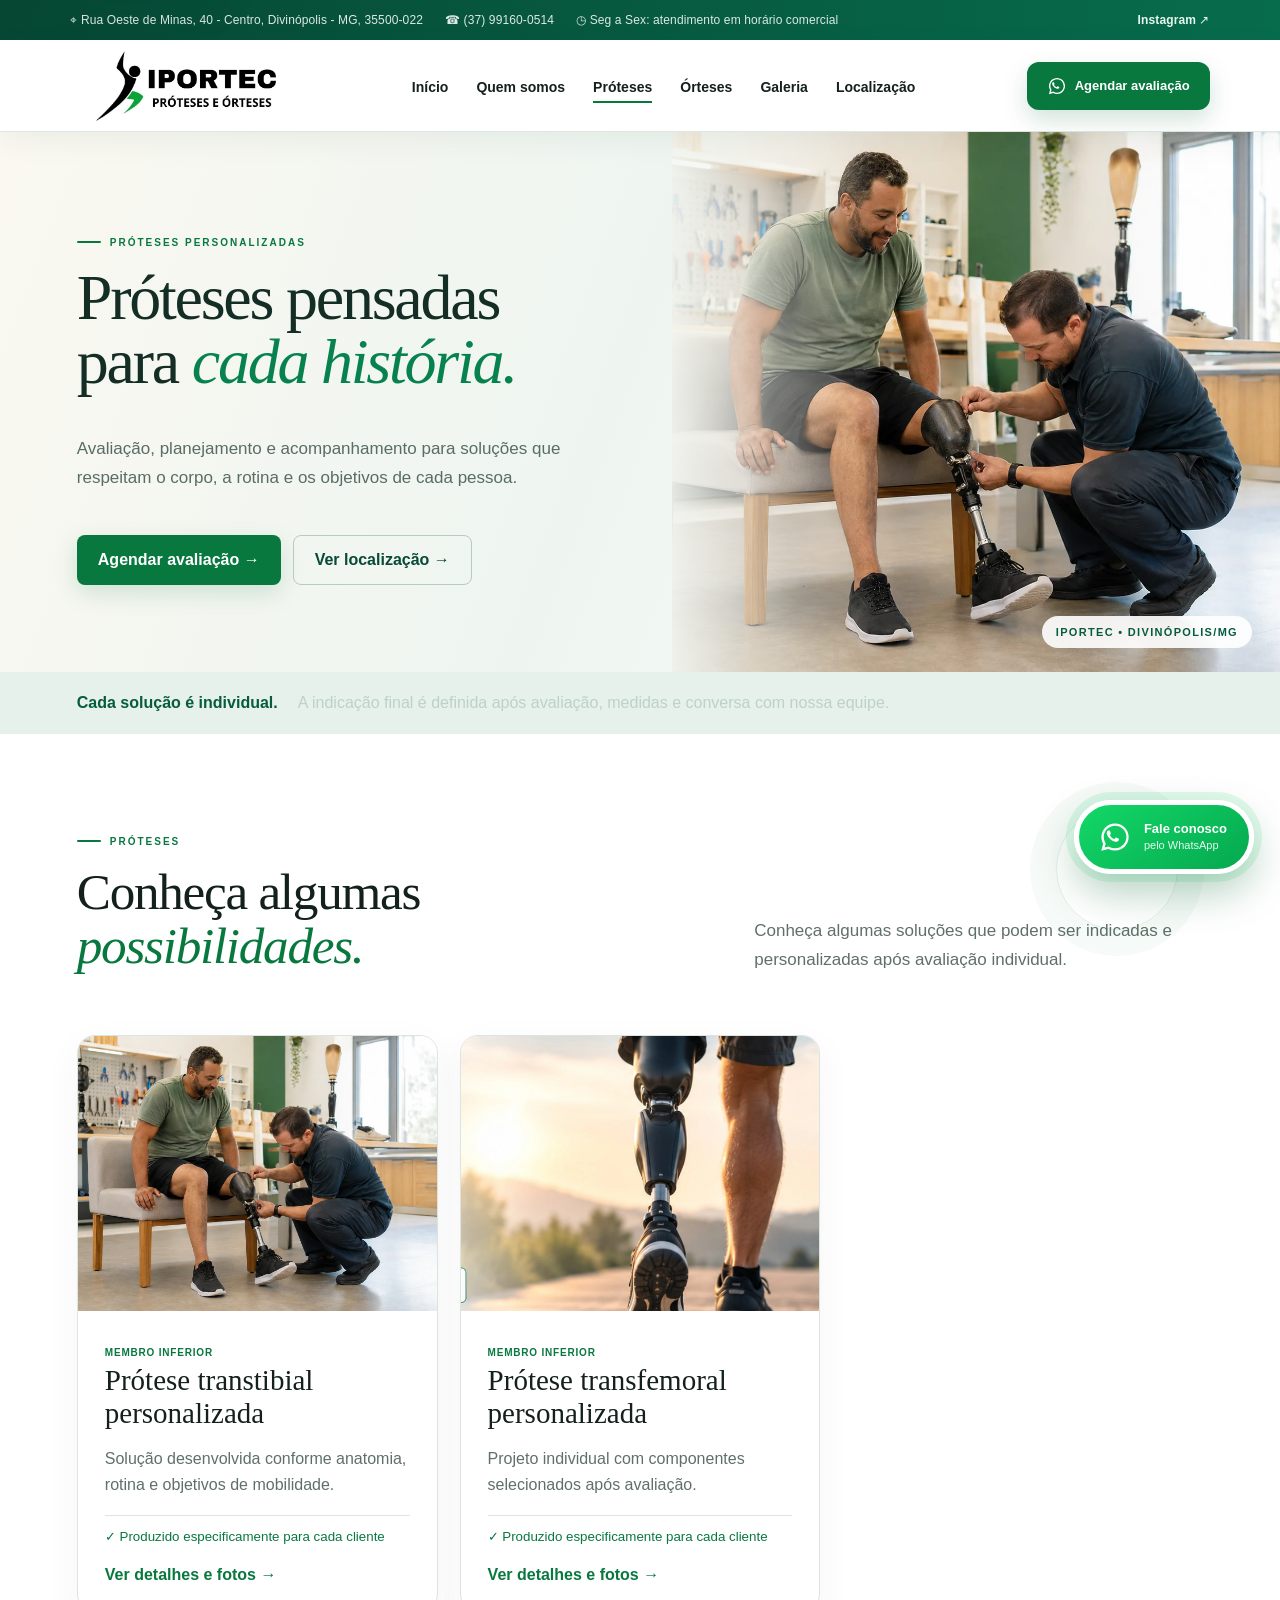
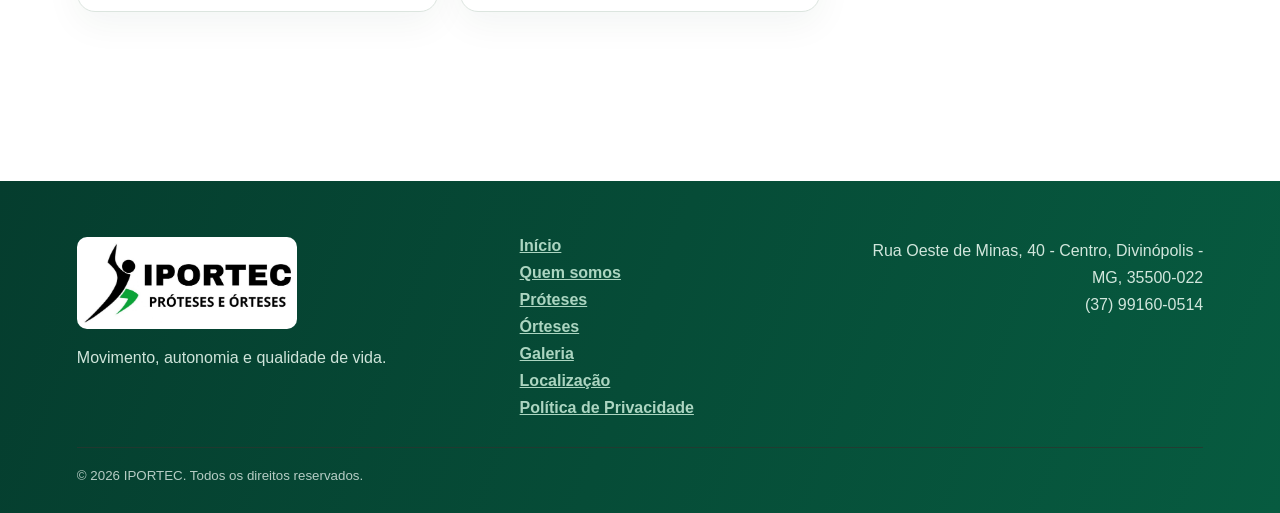
<file: proteses.html>
<!doctype html><html lang="pt-BR"><head>
  <!-- Google tag (gtag.js) -->
<script async src="https://www.googletagmanager.com/gtag/js?id=G-KJX5XFN8YX"></script>
<script>
  window.dataLayer = window.dataLayer || [];
  function gtag(){dataLayer.push(arguments);}
  gtag('js', new Date());

  gtag('config', 'G-KJX5XFN8YX');
</script>
  <meta charset="utf-8"><meta name="viewport" content="width=device-width,initial-scale=1"><title>Próteses personalizadas em Divinópolis | IPORTEC</title><meta name="robots" content="index,follow,max-image-preview:large"><meta name="format-detection" content="telephone=yes"><meta property="og:locale" content="pt_BR"><meta property="og:type" content="website"><meta property="og:site_name" content="IPORTEC Próteses e Órteses"><meta property="og:title" content="Próteses personalizadas em Divinópolis | IPORTEC"><meta property="og:description" content="Conheça soluções personalizadas em próteses em Divinópolis - MG, planejadas após avaliação individual, medidas e objetivos de mobilidade."><meta name="twitter:card" content="summary_large_image"><meta name="description" content="Conheça soluções personalizadas em próteses em Divinópolis - MG, planejadas após avaliação individual, medidas e objetivos de mobilidade."><link rel="icon" type="image/png" href="assets/img/favicon-iportec.png"><link rel="stylesheet" href="assets/css/style.css"></head><body data-page="proteses"><a class="skipLink" href="#conteudo">Pular para o conteúdo</a><div id="header"></div><main id="conteudo">
<section class="internalHero reveal">
  <div class="internalHeroCopy">
    <span class="tag">PRÓTESES PERSONALIZADAS</span>
    <h1>Próteses pensadas para <em>cada história.</em></h1>
    <p>Avaliação, planejamento e acompanhamento para soluções que respeitam o corpo, a rotina e os objetivos de cada pessoa.</p>
    <div class="internalHeroActions">
      <a class="btn whatsapp" href="#">Agendar avaliação →</a>
      <a class="btn ghost" href="index.html#localizacao">Ver localização →</a>
    </div>
  </div>
  <div class="internalHeroMedia">
    <img src="assets/img/protese.webp" alt="Prótese personalizada IPORTEC" width="1400" height="1050" decoding="async" fetchpriority="high">
    <span>IPORTEC • DIVINÓPOLIS/MG</span>
  </div>
</section>
<div class="notice premiumNotice"><b>Cada solução é individual.</b><span>A indicação final é definida após avaliação, medidas e conversa com nossa equipe.</span></div><section class="section"><div class="heading"><div><span class="tag">PRÓTESES</span><h2>Conheça algumas <em>possibilidades.</em></h2></div><p>Conheça algumas soluções que podem ser indicadas e personalizadas após avaliação individual.</p></div><div class="products" id="lista-produtos"></div></section></main><div id="footer"></div><script src="assets/data/config.js"></script><script src="assets/js/script.js"></script></body></html>
</file>
<file: assets/css/style.css>
:root{--g:#08783f;--gd:#084a35;--gd2:#063b2c;--ink:#13201b;--muted:#607069;--cream:#f7f7f2;--soft:#eef4f0;--line:#dce5df;--white:#fff;--shadow:0 18px 50px rgba(11,54,38,.10);--radius:16px}
*{box-sizing:border-box}html{scroll-behavior:smooth;scroll-padding-top:110px}body{margin:0;color:var(--ink);font-family:Arial,"Helvetica Neue",sans-serif;background:#fff}body.menuOpen{overflow:hidden}a{text-decoration:none;color:inherit}button,input,textarea,select{font:inherit}img{max-width:100%}.skipLink{position:fixed;left:16px;top:-60px;z-index:999;background:#fff;color:var(--gd);padding:12px 16px;border-radius:8px;box-shadow:var(--shadow);font-weight:700}.skipLink:focus{top:12px}.top{min-height:34px;background:var(--gd2);color:#dce9e4;padding:0 5vw;display:flex;align-items:center;justify-content:space-between;font-size:12px;letter-spacing:.01em}header{height:86px;padding:0 5vw;display:flex;align-items:center;justify-content:space-between;border-bottom:1px solid rgba(220,229,223,.9);position:sticky;top:0;background:rgba(255,255,255,.96);backdrop-filter:blur(12px);z-index:45;box-shadow:0 5px 22px rgba(9,48,34,.035)}.logo{display:flex;align-items:center}.logo img{width:210px;height:61px;object-fit:contain}nav{display:flex;align-items:center;gap:25px;font-size:13px;font-weight:700}nav a{position:relative;padding:33px 0 30px}nav a:after{content:"";position:absolute;left:0;right:100%;bottom:22px;height:2px;background:var(--g);transition:.2s}nav a:hover:after,nav a.active:after{right:0}.btn{display:inline-flex;align-items:center;justify-content:center;gap:8px;background:var(--g);color:#fff;padding:15px 21px;border-radius:8px;font-weight:700;transition:.2s;box-shadow:0 8px 24px rgba(8,120,63,.16)}.btn:hover{transform:translateY(-1px);filter:brightness(.96)}.btn:focus-visible,a:focus-visible,button:focus-visible{outline:3px solid rgba(8,120,63,.25);outline-offset:3px}.btn.small{padding:12px 16px;font-size:13px}.headerWa svg,.mobileWa svg,.floatWa svg{width:20px;height:20px;fill:currentColor}.hero,.catalogHero{min-height:610px;display:grid;grid-template-columns:minmax(0,54%) minmax(0,46%);background:linear-gradient(120deg,#fbfbf7,#e8f0eb);overflow:hidden}.hero>div,.catalogHero>div{padding:88px 5vw 70px 6vw;display:flex;flex-direction:column;align-items:flex-start;justify-content:center}.hero>img,.catalogHero>img{width:100%;height:100%;object-fit:cover;min-height:610px}.tag{color:var(--g);font-size:10px;font-weight:800;letter-spacing:.2em}.hero h1,.catalogHero h1{max-width:760px}h1,h2{font-family:Georgia,"Times New Roman",serif;font-weight:400;line-height:1.06;margin:18px 0;letter-spacing:-.025em}h1{font-size:clamp(46px,5.2vw,76px)}h2{font-size:clamp(37px,4vw,56px)}em{color:var(--g);font-weight:400}.hero p,.catalogHero p,.heading>p{color:var(--muted);font-size:17px;line-height:1.72;max-width:650px}.hero .btn,.catalogHero .btn{margin-top:10px}.proof{display:grid;grid-template-columns:repeat(3,1fr);padding:0 5vw;border-bottom:1px solid var(--line);background:#fff}.proof div{padding:25px 28px;border-right:1px solid var(--line)}.proof div:last-child{border-right:0}.proof b,.proof small{display:block}.proof b{font-size:15px}.proof small{color:var(--muted);margin-top:5px}.section{padding:94px 6vw}.heading{display:grid;grid-template-columns:1.15fr .85fr;gap:70px;align-items:end;margin-bottom:44px}.choice,.products{display:grid;grid-template-columns:repeat(2,1fr);gap:22px}.choice article,.products article{border:1px solid var(--line);border-radius:var(--radius);overflow:hidden;background:#fff;box-shadow:0 12px 36px rgba(20,58,44,.05);transition:.25s}.choice article:hover,.products article:hover{transform:translateY(-3px);box-shadow:var(--shadow)}.choice img{width:100%;height:340px;object-fit:cover}.choice article div,.products article>div{padding:27px}.choice h3,.products h3{font:400 29px Georgia,"Times New Roman",serif;margin:4px 0 12px}.choice p,.products p{color:var(--muted);line-height:1.65}.choice a,.products a,.detailButton{color:var(--g);font-weight:700;margin-top:22px}.journey{background:linear-gradient(135deg,var(--gd2),var(--gd));color:#fff;padding:94px 6vw;display:grid;grid-template-columns:.82fr 1.18fr;gap:84px}.journey p{color:#bfd2ca;line-height:1.72}.journey ol{list-style:none;margin:0;padding:0;border-top:1px solid #ffffff25}.journey li{display:grid;grid-template-columns:57px 1fr;padding:22px 0;border-bottom:1px solid #ffffff25}.journey li>b{width:35px;height:35px;border:1px solid #83aa9a;border-radius:50%;display:grid;place-items:center}.journey li span,.journey li strong{display:block}.journey li span{color:#c2d7ce;font-size:13px;line-height:1.55}.journey li strong{color:#fff;font-size:17px;margin-bottom:5px}.cta{margin:72px 4vw 0;padding:50px 4vw;background:linear-gradient(120deg,var(--g),#0b8a4a);color:#fff;border-radius:16px;display:flex;align-items:center;justify-content:space-between;gap:25px;box-shadow:0 22px 60px rgba(8,120,63,.18)}.cta h2{font-size:40px;margin-bottom:0}.light{background:#fff;color:var(--gd);box-shadow:none}.notice{background:var(--gd2);color:#fff;padding:24px 6vw;display:grid;grid-template-columns:.7fr 1.3fr;gap:25px}.notice span{color:#bdd1c8}.products{grid-template-columns:repeat(3,1fr)}.products img{width:100%;height:275px;object-fit:cover}.products article>div>span{font-size:10px;color:var(--g);font-weight:800;letter-spacing:.08em;text-transform:uppercase}.products small{display:block;border-top:1px solid var(--line);padding-top:13px;color:var(--g)}.detailButton{border:0;background:transparent;padding:0;cursor:pointer}.about,.location{padding:95px 6vw;display:grid;grid-template-columns:1.15fr .85fr;gap:70px;align-items:center;background:#f6f8f6}.aboutIntro p,.credential p,.location p{color:var(--muted);line-height:1.75}.credential,.locationCard{background:#fff;border:1px solid var(--line);border-top:5px solid var(--g);padding:35px;border-radius:var(--radius);box-shadow:var(--shadow)}.credential small,.locationCard small{display:block;color:var(--g);font-weight:800;letter-spacing:.15em;font-size:10px;margin:0 0 8px}.credential h3{font:400 31px Georgia,"Times New Roman",serif;margin:12px 0}.location{background:var(--soft)}.locationCard{display:grid;gap:10px}.locationCard strong{font-size:16px;line-height:1.5;margin-bottom:16px}.trustGrid{display:grid;grid-template-columns:repeat(3,1fr);gap:18px}.trustGrid article{padding:30px;border:1px solid var(--line);border-radius:var(--radius);background:#fff}.trustGrid article>b{color:#94b6a6;font:400 28px Georgia}.trustGrid h3{font:400 25px Georgia,"Times New Roman",serif;margin:18px 0 10px}.trustGrid p{color:var(--muted);line-height:1.65}.homeGallery{background:#f6f8f6}.galleryPreview{display:grid;grid-template-columns:repeat(3,1fr);gap:18px}.galleryPreview a{position:relative;min-height:390px;border-radius:var(--radius);overflow:hidden;color:#fff;background:#0a3526}.galleryPreview img{position:absolute;inset:0;width:100%;height:100%;object-fit:cover;opacity:.8;transition:.35s}.galleryPreview a:after{content:"";position:absolute;inset:0;background:linear-gradient(180deg,transparent 42%,rgba(6,35,25,.82))}.galleryPreview a:hover img{transform:scale(1.035);opacity:.7}.galleryPreview span,.galleryPreview strong{position:absolute;left:24px;right:24px;z-index:2}.galleryPreview span{bottom:62px;font-size:10px;font-weight:800;letter-spacing:.14em}.galleryPreview strong{bottom:25px;font:400 24px Georgia}.galleryLink{display:block;width:max-content;margin:30px auto 0;color:var(--g);font-weight:700}.faqSection{background:#fff}.faqList{max-width:920px;margin:auto;border-top:1px solid var(--line)}.faqItem{border-bottom:1px solid var(--line)}.faqItem button{width:100%;border:0;background:transparent;padding:22px 0;display:flex;align-items:center;justify-content:space-between;text-align:left;font-weight:700;color:var(--ink);cursor:pointer}.faqItem button span:last-child{font-size:22px;color:var(--g);transition:.2s}.faqAnswer{display:none;padding:0 45px 22px 0;color:var(--muted);line-height:1.7}.faqItem.open .faqAnswer{display:block}.faqItem.open button span:last-child{transform:rotate(45deg)}.galleryHero{padding:92px 6vw 72px;background:linear-gradient(120deg,#fafaf6,#e5eee8);text-align:center}.galleryHero h1{max-width:850px;margin:18px auto}.galleryHero p{max-width:700px;margin:auto;color:var(--muted);font-size:17px;line-height:1.72}.galleryFilters{display:flex;gap:9px;flex-wrap:wrap;justify-content:center;margin-bottom:36px}.galleryFilters button{border:1px solid var(--line);background:#fff;color:var(--gd);padding:11px 18px;border-radius:24px;font-weight:700;cursor:pointer}.galleryFilters button.active{background:var(--g);border-color:var(--g);color:#fff}.galleryGrid{columns:3;column-gap:18px}.galleryGrid figure{break-inside:avoid;margin:0 0 18px;border:1px solid var(--line);border-radius:var(--radius);overflow:hidden;background:#fff;box-shadow:0 10px 32px rgba(20,58,44,.05)}.galleryGrid img{width:100%;display:block;max-height:430px;object-fit:cover}.galleryGrid figcaption{padding:21px}.galleryGrid figcaption>span,.modalText>span{color:var(--g);font-size:10px;font-weight:800;letter-spacing:.14em}.galleryGrid h2{font-size:25px;margin:9px 0}.galleryGrid p{color:var(--muted);line-height:1.6}.emptyGallery{text-align:center;color:var(--muted);padding:50px}.productModal{position:fixed;inset:0;z-index:80;display:none}.productModal.open{display:block}.modalBackdrop{position:absolute;inset:0;background:#071b13d9}.productModal>section{position:relative;background:#fff;width:min(980px,92vw);max-height:90vh;overflow:auto;margin:5vh auto;border-radius:16px;padding:35px}.modalClose{position:absolute;right:12px;top:10px;border:0;background:#edf3ef;color:var(--gd);font-size:25px;border-radius:50%;width:38px;height:38px;cursor:pointer}.modalOpen{overflow:hidden}#modalContent{display:grid;grid-template-columns:1.05fr .95fr;gap:35px}.modalImages{display:grid;grid-template-columns:1fr 1fr;gap:8px}.modalImages img{width:100%;height:180px;object-fit:cover;border-radius:7px}.modalImages img:first-child{grid-column:1/-1;height:330px}.modalText h2{font-size:42px}.modalText h3{font:400 22px Georgia;margin:22px 0 5px}.modalText p{color:var(--muted);line-height:1.65}.modalText .btn{margin-top:15px}.pending{display:none!important}.draftNotice{background:#b42323;color:#fff;text-align:center;padding:9px 16px;font-size:12px;font-weight:700;letter-spacing:.03em}footer{margin-top:75px;background:#101a16;color:#dbe5e0;padding:48px 5vw 25px;display:grid;grid-template-columns:1fr 1fr 1fr;gap:25px}footer>img{width:215px;height:66px;object-fit:contain;background:#fff;border-radius:7px;padding:4px}footer p,footer>span{color:#91a39a}footer>span{text-align:right}footer a{color:#acd5c1;text-decoration:underline}footer small{grid-column:1/-1;border-top:1px solid #29362f;padding-top:20px}.laCredit{grid-column:1/-1;border-top:1px solid #29362f;padding-top:18px;display:flex;justify-content:flex-end;align-items:center;gap:10px;color:#91a39a;font-size:11px}.laCredit img{width:150px;height:auto;max-height:42px;object-fit:contain;background:#fff;padding:5px 8px;border-radius:7px}.floatWa{position:fixed;right:22px;bottom:22px;width:56px;height:56px;background:#25d366;color:#fff;border-radius:50%;display:grid;place-items:center;z-index:50;box-shadow:0 12px 32px rgba(0,0,0,.18)}.menuButton{display:none;width:44px;height:44px;border:0;background:#f3f7f4;border-radius:50%;position:relative}.menuButton:before,.menuButton:after,.menuButton{color:var(--gd)}.menuButton:before{content:"☰";font-size:25px}.menuOpen .menuButton:before{content:"×";font-size:30px}.mobileNav,.mobileNavBackdrop{display:none}
/* admin */.admin{background:#f3f5f3}.adminHead{position:static}.adminHead img{width:220px;height:62px;object-fit:contain}.adminHead a{color:var(--g);font-weight:700}.panel{display:grid;grid-template-columns:260px 1fr;min-height:calc(100vh - 88px)}.panel aside{background:var(--gd);color:#fff;padding:30px 20px}.panel aside p{color:#aac0b7}.panel aside button{display:block;width:100%;border:0;background:transparent;color:#d8e6e0;padding:13px;text-align:left;border-radius:6px;font-weight:700}.panel aside button.active{background:#ffffff18}.panel>section{padding:40px 4vw 115px;max-width:1050px}.formGrid{display:grid;grid-template-columns:1fr 1fr;gap:20px;background:#fff;padding:25px;border-radius:10px}.formGrid label,.editList label{font-size:12px;font-weight:700;display:grid;gap:7px}input,textarea,select{width:100%;padding:12px;border:1px solid #ccd7d1;border-radius:6px}.editorTitle{display:flex;align-items:center;justify-content:space-between}.editorTitle button,.save button{border:0;background:var(--g);color:#fff;padding:13px 18px;border-radius:6px;font-weight:700}.editList{display:grid;gap:18px}.editList article{background:#fff;padding:22px;border-radius:10px;display:grid;grid-template-columns:230px 1fr;gap:22px}.photo{min-height:240px;background-size:cover;background-position:center;border-radius:7px;position:relative}.photo label{position:absolute;left:10px;bottom:10px;background:#fff;padding:9px;color:var(--g);cursor:pointer}.photo input{display:none}.editList article>div:last-child{display:grid;gap:12px}.visible{display:flex!important}.delete{border:0;background:none;color:#b22;width:max-content}.save{position:fixed;left:calc(260px + 4vw);right:4vw;bottom:18px;background:#fff;padding:15px 18px;border:1px solid var(--line);box-shadow:0 10px 35px #0002;border-radius:8px;display:flex;justify-content:space-between;align-items:center}
@media(max-width:1050px){header nav{gap:14px;font-size:12px}.logo img{width:185px}.products{grid-template-columns:repeat(2,1fr)}}
@media(max-width:900px){.top{display:none}header{height:74px;padding:0 18px}.menuButton{display:grid;place-items:center;order:-1}.logo img{width:160px;height:54px}header nav{display:none}.headerWa{width:44px;height:44px;min-width:44px;padding:0;border-radius:50%}.headerWa span{display:none}.mobileNav{display:flex;position:fixed;z-index:44;top:74px;left:0;bottom:0;width:min(360px,88vw);padding:16px;background:#fff;box-shadow:16px 0 38px #0002;flex-direction:column;align-items:stretch;gap:2px;overflow-y:auto;transform:translateX(-105%);transition:transform .24s ease}.mobileNav.open{transform:translateX(0)}.mobileNav a{display:flex;justify-content:space-between;border-radius:7px;color:var(--ink);padding:13px 10px;font-size:14px;border-bottom:1px solid #edf1ee}.mobileNav .mobileWa{margin-top:12px;justify-content:center;background:var(--g);color:#fff;border:0}.mobileNavBackdrop{display:none;position:fixed;z-index:43;inset:74px 0 0;background:#071b1366}.menuOpen .mobileNavBackdrop{display:block}.hero,.catalogHero{grid-template-columns:1fr}.hero>img,.catalogHero>img{min-height:400px;height:400px}.heading,.journey{grid-template-columns:1fr;gap:30px}.about,.location{grid-template-columns:1fr;gap:30px;padding:72px 5vw}.trustGrid{grid-template-columns:1fr 1fr}.galleryGrid{columns:2}.panel{grid-template-columns:1fr}.panel aside{display:flex;gap:6px;padding:10px;position:sticky;top:0;z-index:5;overflow:auto}.panel aside h2,.panel aside p{display:none}.panel aside button{white-space:nowrap}.save{left:18px;right:18px}}
@media(max-width:600px){html{scroll-padding-top:82px}.logo img{width:142px}.hero>div,.catalogHero>div{padding:56px 22px 52px}.hero>img,.catalogHero>img{min-height:300px;height:310px}.hero h1,.catalogHero h1{font-size:43px}.hero p,.catalogHero p,.heading>p{font-size:16px}.proof,.choice,.products,.formGrid{grid-template-columns:1fr}.proof div{border-right:0;border-bottom:1px solid var(--line);padding:19px 22px}.proof div:last-child{border-bottom:0}.section,.journey{padding:66px 22px}.heading{margin-bottom:32px}.choice img{height:260px}.notice{grid-template-columns:1fr;padding:22px}.cta{margin:48px 14px 0;padding:34px 22px;display:block}.cta h2{font-size:34px}.cta .btn{margin-top:20px;width:100%}.about,.location{padding:60px 22px}.credential,.locationCard{padding:25px}.trustGrid,.galleryPreview{grid-template-columns:1fr}.galleryPreview a{min-height:310px}.galleryGrid{columns:1}.productModal>section{padding:25px 18px;margin:3vh auto;max-height:94vh}#modalContent{grid-template-columns:1fr;gap:22px}.modalImages img:first-child{height:260px}.modalText h2{font-size:34px}footer{grid-template-columns:1fr;padding:42px 22px}footer>span{text-align:left}footer small{grid-column:auto}.laCredit{grid-column:auto;justify-content:flex-start}.floatWa{width:52px;height:52px;right:16px;bottom:16px}.editList article{grid-template-columns:1fr}.panel>section{padding:25px 18px 110px}.save span{display:none}}


/* IPORTEC V8 — acabamento premium e conversão */
body{font-synthesis:none}.premiumHero{position:relative}.heroContent{position:relative;z-index:2}.heroActions{display:flex;align-items:center;gap:24px;flex-wrap:wrap;margin-top:12px}.textLink{color:var(--gd);font-weight:800;border-bottom:1px solid rgba(8,74,53,.28);padding-bottom:3px}.textLink:hover{color:var(--g);border-color:var(--g)}.heroTrust{display:flex;gap:18px;flex-wrap:wrap;margin-top:30px;padding-top:22px;border-top:1px solid var(--line);color:var(--muted);font-size:12px;font-weight:700}.heroImageWrap{position:relative;min-width:0}.heroImageWrap>img{width:100%;height:100%;object-fit:cover;min-height:610px}.heroBadge{position:absolute;left:28px;bottom:28px;background:rgba(255,255,255,.94);backdrop-filter:blur(8px);padding:16px 20px;border-radius:12px;box-shadow:var(--shadow);display:grid;gap:4px}.heroBadge small{font-size:9px;letter-spacing:.14em;color:var(--g);font-weight:800}.heroBadge strong{font:400 20px Georgia,"Times New Roman",serif}.proof{grid-template-columns:repeat(4,1fr)}.cardEyebrow{font-size:9px;letter-spacing:.16em;color:var(--g);font-weight:800}.conversionStrip{margin:0 6vw;padding:31px 36px;border:1px solid var(--line);border-radius:var(--radius);display:flex;align-items:center;justify-content:space-between;gap:25px;background:linear-gradient(120deg,#f8faf8,#eef5f0);box-shadow:0 12px 35px rgba(20,58,44,.05)}.conversionStrip div{display:grid;gap:5px}.conversionStrip span{color:var(--muted);font-size:13px}.conversionStrip strong{font:400 27px Georgia,"Times New Roman",serif}.journey .btn{margin-top:20px}.trustGrid{grid-template-columns:repeat(4,1fr)}.trustGrid article{min-height:250px}.contactActions{display:flex;gap:12px;flex-wrap:wrap;margin-top:24px}.btn.ghost{background:transparent;color:var(--gd);border:1px solid #b8cbc0;box-shadow:none}.btn.ghost:hover{background:#fff}.locationCard{display:grid;gap:0}.locationBlock{padding:19px 0;border-bottom:1px solid var(--line)}.locationBlock:first-child{padding-top:0}.locationBlock:last-child{border-bottom:0;padding-bottom:0}.locationBlock small{display:block;color:var(--g);font-weight:800;font-size:9px;letter-spacing:.14em;margin-bottom:7px}.locationBlock>strong{font-size:15px;line-height:1.5}.hoursList{display:grid;gap:0}.hoursList>div{display:flex;justify-content:space-between;gap:18px;padding:7px 0;border-bottom:1px dashed #d9e3dc;font-size:13px}.hoursList>div:last-child{border-bottom:0}.hoursList span{color:var(--muted)}.hoursList strong{font-size:13px}.cta p{color:#d9eee4;margin:8px 0 0}.floatWa:after{content:"WhatsApp";position:absolute;right:64px;background:#fff;color:var(--gd);padding:8px 11px;border-radius:7px;font-size:11px;font-weight:800;box-shadow:0 8px 22px #0002;opacity:0;pointer-events:none;transition:.2s}.floatWa:hover:after{opacity:1}
@media(max-width:1050px){.proof{grid-template-columns:repeat(2,1fr)}.trustGrid{grid-template-columns:repeat(2,1fr)}}
@media(max-width:900px){.heroImageWrap>img{min-height:400px;height:400px}.conversionStrip{margin:0 5vw}.heroBadge{left:20px;bottom:20px}}
@media(max-width:600px){.heroImageWrap>img{min-height:300px;height:310px}.heroActions{align-items:stretch;gap:14px}.heroActions .btn{width:100%}.heroActions .textLink{text-align:center;border:0}.heroTrust{display:grid;gap:10px}.heroBadge{left:14px;right:14px;bottom:14px;width:max-content;max-width:calc(100% - 28px)}.proof{grid-template-columns:1fr 1fr}.proof div{padding:16px}.proof b{font-size:13px}.proof small{font-size:11px}.conversionStrip{margin:0 14px;padding:27px 22px;display:block}.conversionStrip strong{font-size:24px}.conversionStrip .btn{width:100%;margin-top:18px}.trustGrid{grid-template-columns:1fr}.contactActions{display:grid}.contactActions .btn{width:100%}.hoursList>div{font-size:12px}.hoursList strong{font-size:12px}.floatWa:after{display:none}}

/* IPORTEC V9 — nova fase da marca */
.renewal{margin:0;padding:58px 6vw;background:linear-gradient(115deg,#eaf4ee,#f9fbf9);border-top:1px solid var(--line);border-bottom:1px solid var(--line);display:grid;grid-template-columns:1.35fr .65fr;gap:50px;align-items:center}.renewal h2{font-size:clamp(34px,3.6vw,52px);margin:12px 0}.renewal p{max-width:760px;color:var(--muted);font-size:16px;line-height:1.7}.renewalMark{justify-self:end;width:210px;height:150px;border:1px solid #bfd4c8;border-radius:18px;background:#fff;display:flex;flex-direction:column;justify-content:center;align-items:center;box-shadow:0 16px 40px rgba(8,74,53,.08)}.renewalMark strong{font:700 25px Arial;color:var(--gd);letter-spacing:.04em}.renewalMark span{font:italic 20px Georgia;color:var(--g);margin-top:6px}.instagramLink{color:var(--g);font-weight:800}.instagramLink:hover{text-decoration:underline}.premiumHero .heroImageWrap>img{object-position:center}.premiumHero h1{max-width:680px}.premiumHero .heroContent>p{max-width:600px}
@media(max-width:900px){.renewal{grid-template-columns:1fr}.renewalMark{justify-self:start}}
@media(max-width:600px){.renewal{padding:48px 22px;gap:24px}.renewalMark{width:100%;height:110px}.premiumHero h1{font-size:44px}}

/* V10 — HERO INTEGRADO + ALTERNÂNCIA DE CORES */
.heroFull{position:relative;display:block;min-height:650px;background-image:linear-gradient(90deg,rgba(250,250,246,.99) 0%,rgba(250,250,246,.97) 28%,rgba(250,250,246,.82) 42%,rgba(250,250,246,.28) 57%,rgba(250,250,246,0) 72%),url("../img/hero-protese-v14.webp");background-size:cover;background-position:center center;overflow:hidden}
.heroFull:after{content:"";position:absolute;inset:auto 0 0 0;height:105px;background:linear-gradient(180deg,transparent,rgba(4,62,43,.08));pointer-events:none}
.heroFull .heroContent{min-height:650px;width:min(760px,58%);padding:82px 5vw 55px 6vw;justify-content:center}
.heroFull h1{max-width:690px;font-size:clamp(52px,5.4vw,82px);line-height:.98;text-shadow:0 1px 0 rgba(255,255,255,.35)}
.heroFull .heroContent>p{max-width:610px;color:#566d65;font-size:17px}
.heroFull .heroSecondary{background:rgba(255,255,255,.72);backdrop-filter:blur(8px)}
.heroFull .heroTrust{width:min(760px,92vw);margin-top:34px;padding-top:20px;border-color:rgba(8,74,53,.14);color:#21483a}
.heroFull .heroTrust span{white-space:nowrap}
.proof{background:#eaf3ed;border-top:1px solid #d7e6dc;border-bottom:1px solid #d7e6dc}.proof div{border-color:#cfe0d5}
#solucoes{background:#fff}
#solucoes .choice article:first-child{background:linear-gradient(145deg,#075b40,#08783f);color:#fff;border-color:transparent}
#solucoes .choice article:first-child p{color:#dcece5}
#solucoes .choice article:first-child a,#solucoes .choice article:first-child .cardEyebrow{color:#fff}
.renewal{background:linear-gradient(115deg,#dcece2,#f6faf7)}
.conversionStrip{background:linear-gradient(120deg,#063f2e,#08783f);color:#fff;border-color:transparent}
.conversionStrip span{color:#c9dfd5}.conversionStrip strong{color:#fff}
.about{background:#f7f4ed}.trust{background:#edf5f0}.trustGrid article:nth-child(even){background:#f8fbf9}
.homeGallery{background:#f4f0e8}.faqSection{background:#edf5f0}
.faqList{background:#fff;padding:0 28px;border-radius:14px;box-shadow:0 12px 34px rgba(20,58,44,.05)}
.location{background:#f7f4ed}.cta{margin-bottom:72px}
@media(max-width:900px){.heroFull{min-height:680px;background-image:linear-gradient(90deg,rgba(250,250,246,.98) 0%,rgba(250,250,246,.92) 42%,rgba(250,250,246,.30) 70%,rgba(250,250,246,.08) 100%),url("../img/hero-protese-v14.webp");background-position:58% center}.heroFull .heroContent{width:68%;min-height:680px;padding:62px 5vw}.heroFull .heroTrust span{white-space:normal}}
@media(max-width:600px){.heroFull{min-height:720px;background-image:linear-gradient(180deg,rgba(250,250,246,.99) 0%,rgba(250,250,246,.95) 47%,rgba(250,250,246,.35) 70%,rgba(250,250,246,.05) 100%),url("../img/hero-protese-v14.webp");background-position:67% center}.heroFull .heroContent{width:100%;min-height:720px;padding:48px 22px 32px;justify-content:flex-start}.heroFull h1{font-size:47px;max-width:92%}.heroFull .heroContent>p{max-width:92%;font-size:15px;line-height:1.62}.heroFull .heroActions{width:100%}.heroFull .heroSecondary{background:rgba(255,255,255,.88)}.heroFull .heroTrust{margin-top:auto;width:100%;grid-template-columns:1fr 1fr;background:rgba(250,250,246,.82);backdrop-filter:blur(7px);padding:15px;border-radius:12px}.faqList{padding:0 18px}}


/* ===== V11 — VIDA VISUAL, WHATSAPP PREMIUM, ILUSTRAÇÃO E MICROINTERAÇÕES ===== */
body{overflow-x:hidden}.about{display:grid;grid-template-columns:minmax(280px,.85fr) minmax(0,1.15fr) minmax(250px,.78fr);gap:46px;align-items:center;padding:86px 6vw}.aboutVisual{display:flex;align-items:center;justify-content:center}.aboutVisual img{width:100%;max-width:470px;filter:drop-shadow(0 20px 35px rgba(7,63,47,.08));transition:transform .45s ease}.aboutVisual:hover img{transform:translateY(-6px) scale(1.015)}
/* floating WhatsApp */
.floatWa{position:fixed!important;right:28px!important;bottom:28px!important;width:72px!important;height:72px!important;border-radius:50%!important;background:linear-gradient(145deg,#13d867,#05a84f)!important;border:5px solid #fff!important;box-shadow:0 18px 42px rgba(3,100,48,.30),0 0 0 8px rgba(18,214,101,.12)!important;display:flex!important;align-items:center!important;justify-content:center!important;z-index:90!important;color:#fff!important;transition:transform .25s ease,box-shadow .25s ease!important}
.floatWa:before{content:"Fale conosco\A pelo WhatsApp";white-space:pre;position:absolute;right:84px;min-width:154px;padding:10px 15px;border-radius:14px;background:rgba(255,255,255,.96);color:#075b40;font-size:12px;font-weight:800;line-height:1.25;text-align:center;box-shadow:0 12px 30px rgba(7,63,47,.16);border:1px solid rgba(8,120,63,.18)}
.floatWa:after{content:"";position:absolute;inset:-13px;border:2px solid rgba(19,216,103,.40);border-radius:50%;animation:waPulse 2.1s infinite}
.floatWa:hover{transform:translateY(-5px) scale(1.04)!important;box-shadow:0 22px 46px rgba(3,100,48,.38),0 0 0 10px rgba(18,214,101,.14)!important}.floatWa svg{width:34px!important;height:34px!important}
@keyframes waPulse{0%{transform:scale(.82);opacity:.8}70%,100%{transform:scale(1.24);opacity:0}}
/* Bootstrap-friendly reveal / movement */
.reveal{opacity:0;transform:translateY(28px);transition:opacity .75s cubic-bezier(.2,.65,.2,1),transform .75s cubic-bezier(.2,.65,.2,1)}.reveal.in-view{opacity:1;transform:none}.choice article,.trustGrid article,.locationCard,.credential,.faqList{transition:transform .3s ease,box-shadow .3s ease,border-color .3s ease}.choice article:hover,.trustGrid article:hover,.locationCard:hover,.credential:hover{transform:translateY(-6px);box-shadow:0 22px 55px rgba(7,63,47,.12)}
.tag{display:inline-flex;align-items:center;gap:9px}.tag:before{content:"";width:24px;height:2px;background:var(--g);border-radius:99px}.section .heading{position:relative}.section .heading:after{content:"";position:absolute;width:120px;height:120px;border:1px solid rgba(8,120,63,.12);border-radius:50%;right:2vw;top:-20px;box-shadow:0 0 0 26px rgba(8,120,63,.035);pointer-events:none}
.renewal{position:relative;overflow:hidden}.renewal:before,.renewal:after{content:"";position:absolute;border-radius:50%;border:1px solid rgba(8,120,63,.15);pointer-events:none}.renewal:before{width:260px;height:260px;right:-90px;top:-120px}.renewal:after{width:180px;height:180px;right:50px;bottom:-120px}
.heroFull .heroContent{animation:heroIntro .85s ease-out both}@keyframes heroIntro{from{opacity:0;transform:translateX(-22px)}to{opacity:1;transform:none}}
@media(max-width:1050px){.about{grid-template-columns:.8fr 1.2fr}.credential{grid-column:1/-1}.aboutVisual img{max-width:370px}}
@media(max-width:760px){.about{grid-template-columns:1fr;padding:64px 22px;gap:26px}.aboutVisual{order:2}.aboutIntro{order:1}.credential{order:3}.aboutVisual img{max-width:320px}.floatWa{right:18px!important;bottom:18px!important;width:64px!important;height:64px!important}.floatWa:before{display:none}.floatWa svg{width:30px!important;height:30px!important}.section .heading:after{display:none}}
@media(prefers-reduced-motion:reduce){*,*:before,*:after{animation-duration:.01ms!important;animation-iteration-count:1!important;transition-duration:.01ms!important;scroll-behavior:auto!important}.reveal{opacity:1;transform:none}}

/* ===== V12 — HERO EXATAMENTE COMO A ARTE APROVADA ===== */
body[data-page="home"] #header{display:none}
body[data-page="home"] .heroExact{position:relative;width:100%;margin:0;padding:0;background:#f7f5ef;overflow:hidden}
body[data-page="home"] .heroExactImage{display:block;width:100%;height:auto;margin:0;padding:0}
body[data-page="home"] .heroExactLinks{position:absolute;inset:0;z-index:5;pointer-events:none}
body[data-page="home"] .heroExact .hotspot{position:absolute;display:block;pointer-events:auto;background:transparent;border:0;text-decoration:none}
/* hotspots em percentuais da arte 1672 × 941 */
body[data-page="home"] .hs-home{left:27.9%;top:8.3%;width:4.4%;height:6.7%}
body[data-page="home"] .hs-about{left:32.8%;top:8.3%;width:7.8%;height:6.7%}
body[data-page="home"] .hs-proteses{left:41.0%;top:8.3%;width:5.9%;height:6.7%}
body[data-page="home"] .hs-orteses{left:47.0%;top:8.3%;width:5.6%;height:6.7%}
body[data-page="home"] .hs-galeria{left:53.8%;top:8.3%;width:5.2%;height:6.7%}
body[data-page="home"] .hs-local{left:60.0%;top:8.3%;width:7.0%;height:6.7%}
body[data-page="home"] .hs-contato{left:68.1%;top:8.3%;width:6.0%;height:6.7%}
body[data-page="home"] .hs-topwa{left:79.1%;top:6.5%;width:15.6%;height:8.4%;border-radius:18px}
body[data-page="home"] .hs-mainwa{left:6.1%;top:67.9%;width:19.9%;height:7.7%;border-radius:14px}
body[data-page="home"] .hs-solucoes{left:26.4%;top:67.9%;width:18.6%;height:7.7%;border-radius:14px}
body[data-page="home"] .hs-floatwa{left:88.8%;top:72.6%;width:8.7%;height:13.4%;border-radius:50%}
body[data-page="home"] .floatWa{display:none!important}
body[data-page="home"] .heroExact .hotspot:focus-visible{outline:3px solid #0ea568;outline-offset:2px;background:rgba(255,255,255,.08)}
body[data-page="home"] #conteudo{padding-top:0}

@media(max-width:700px){
  /* No celular preserva a composição aprovada inteira, sem cortes. */
  body[data-page="home"] .heroExact{overflow-x:hidden}
  body[data-page="home"] .heroExactImage{width:100%;min-width:0}
  body[data-page="home"] .heroExactLinks{display:none}
  body[data-page="home"] .floatWa{display:flex!important}
}


/* ===== V13 — CORREÇÃO DA HOME + WHATSAPP FLUTUANTE GLOBAL ===== */
/* Mantém o conteúdo visível mesmo se alguma animação não carregar. */
.reveal{opacity:1;transform:none}
.jsReveal .reveal{opacity:0;transform:translateY(24px)}
.jsReveal .reveal.in-view{opacity:1;transform:none}

/* Na V12 o botão real era ocultado na Home porque havia um desenho dentro da arte.
   Na V13 ele é um componente fixo real, presente durante toda a rolagem. */
body[data-page="home"] .floatWa{display:flex!important}
.floatWa{right:26px!important;bottom:26px!important;width:72px!important;height:72px!important;z-index:999!important}
.floatWa:before{content:"Fale conosco\A pelo WhatsApp"!important;display:block!important;right:86px!important;min-width:160px!important;background:rgba(255,255,255,.97)!important;border:1px solid rgba(8,120,63,.22)!important;box-shadow:0 14px 38px rgba(4,74,46,.18)!important}
.floatWa .waMini{display:none}

/* Pequeno selo que dá ao botão um aspecto mais moderno, inspirado no hero aprovado. */
.floatWa .waSpark{position:absolute;right:-8px;top:-8px;width:28px;height:28px;border-radius:50%;background:#eaf8ef;border:3px solid #fff;box-shadow:0 6px 15px rgba(5,120,62,.18)}
.floatWa .waSpark:before,.floatWa .waSpark:after{content:"";position:absolute;background:#18c96d;border-radius:99px;transform-origin:center}
.floatWa .waSpark:before{width:3px;height:9px;left:11px;top:3px;box-shadow:-8px 5px 0 #18c96d,8px 5px 0 #18c96d}
.floatWa .waSpark:after{width:9px;height:3px;left:8px;top:12px;transform:rotate(-28deg)}

/* O hotspot desenhado dentro da arte deixa de ser clicável; o botão real cobre essa função. */
body[data-page="home"] .hs-floatwa{display:none!important}

/* Separação clara entre a arte hero e o restante do site. */
body[data-page="home"] .heroExact{box-shadow:0 12px 38px rgba(7,63,47,.07)}
body[data-page="home"] .proof{position:relative;z-index:2}

@media(max-width:700px){
  body[data-page="home"] .floatWa{display:flex!important}
  .floatWa{right:16px!important;bottom:16px!important;width:62px!important;height:62px!important}
  .floatWa:before{display:none!important}
  .floatWa .waSpark{width:24px;height:24px;right:-6px;top:-6px}
}


/* ==========================================================
   V14 — CONSOLIDAÇÃO PREMIUM
   ========================================================== */

body[data-page="home"] #header{display:block!important}
.heroExact,.heroExactImage,.heroExactLinks{display:none!important}

.top14{min-height:40px;padding:0 5.5vw;background:linear-gradient(90deg,#064834,#076c4c);font-size:12px}
.top14,.top14-left{display:flex;align-items:center;justify-content:space-between;gap:22px}
.top14-left{justify-content:flex-start;flex-wrap:wrap}.top14 a{font-weight:700;color:#e9f7ef}
.header14{height:92px;padding:0 5.5vw;background:rgba(255,255,255,.98);box-shadow:0 8px 30px rgba(7,63,47,.06)}
.header14 .logo img{width:230px;height:70px}.header14 nav{gap:28px}.header14 nav a{font-size:14px}
.header14 .headerWa{padding:14px 20px;border-radius:12px;box-shadow:0 10px 24px rgba(6,99,58,.18)}

.hero14{position:relative;min-height:690px;overflow:hidden;background:#f8f6ef}
.hero14-inner{position:relative;z-index:2;display:grid;grid-template-columns:55% 45%;min-height:690px}
.hero14-copy{display:flex;flex-direction:column;justify-content:center;padding:62px 4vw 86px 6vw;position:relative;z-index:3}
.hero14-copy:before{content:"";position:absolute;left:-15vw;top:-16vw;width:40vw;height:40vw;border-radius:50%;border:1px solid rgba(12,135,84,.13);box-shadow:0 0 0 50px rgba(30,167,112,.035),0 0 0 100px rgba(30,167,112,.02);z-index:-1}
.hero14 .tag{font-size:12px;letter-spacing:.2em;margin-bottom:22px}
.hero14 h1{font-family:Georgia,"Times New Roman",serif;font-size:clamp(56px,5vw,84px);line-height:.95;letter-spacing:-.035em;margin:0 0 26px;color:#113028;max-width:730px}
.hero14 h1 em{color:#07824e;font-weight:400}
.hero14-copy>p{font-size:18px;line-height:1.62;color:#526b62;max-width:630px;margin-bottom:28px}
.hero14-actions{display:flex;gap:14px;flex-wrap:wrap}.hero14-actions .btn{min-height:58px;display:inline-flex;align-items:center;justify-content:center;padding:0 26px;border-radius:10px;font-size:15px}
.hero14-actions .ghost{background:rgba(255,255,255,.78);backdrop-filter:blur(8px);border:1px solid #0a8151}
.hero14-benefits{display:grid;grid-template-columns:repeat(4,minmax(120px,1fr));gap:0;margin-top:38px;max-width:790px;border-top:1px solid rgba(8,92,59,.15);padding-top:22px}
.hero14-benefits span{display:flex;gap:10px;align-items:center;font-size:12px;line-height:1.25;color:#24483c;padding-right:13px}
.hero14-benefits span+span{padding-left:16px;border-left:1px solid rgba(8,92,59,.16)}.hero14-benefits b{font-size:26px;color:#08783f}
.hero14-visual{position:relative;background:linear-gradient(90deg,rgba(248,246,239,.96) 0%,rgba(248,246,239,.62) 17%,rgba(248,246,239,.06) 45%,rgba(248,246,239,0) 100%),url("../img/hero-protese-v14.webp") center 48%/cover no-repeat}
.hero14-visual:after{content:"";position:absolute;inset:0;background:linear-gradient(180deg,rgba(255,255,255,.03),rgba(6,89,55,.03))}
.hero14-script{position:absolute;z-index:2;left:-8%;top:29%;font-family:"Segoe Print","Bradley Hand",cursive;font-size:clamp(26px,2.5vw,42px);line-height:1.1;color:#07654d;transform:rotate(-6deg);text-align:center;text-shadow:0 1px 0 rgba(255,255,255,.7)}
.hero14-side{position:absolute;z-index:2;right:6%;top:26%;font-size:13px;letter-spacing:.2em;line-height:1.8;color:#28483e;border-left:2px solid rgba(8,120,63,.7);padding-left:18px}
.hero14-wave{position:absolute;z-index:4;left:-3%;right:-3%;bottom:-52px;height:150px;background:linear-gradient(175deg,rgba(219,242,231,.22) 8%,rgba(199,234,218,.84) 48%,rgba(12,137,82,.86) 100%);clip-path:polygon(0 44%,12% 60%,24% 73%,37% 78%,51% 67%,66% 70%,80% 54%,100% 35%,100% 100%,0 100%)}

.proof{margin:0;background:linear-gradient(90deg,#e5f1ea,#f7fbf8);padding-top:34px;padding-bottom:34px}
.about{background:linear-gradient(115deg,#fbfaf5 0%,#f4f1e8 100%)}.trust{background:linear-gradient(180deg,#eaf5ef,#f7fbf8)}
.journey{background:linear-gradient(115deg,#064834,#08783f)}.homeGallery{background:#f7f3eb}.faqSection{background:linear-gradient(180deg,#edf6f1,#f8fbf9)}.location{background:#f7f3eb}

.internalHero{display:grid;grid-template-columns:1.05fr .95fr;min-height:540px;background:linear-gradient(110deg,#faf8f1 0%,#eef5f0 48%,#fff 100%);overflow:hidden;position:relative}
.internalHeroCopy{padding:88px 5vw 70px 6vw;display:flex;flex-direction:column;justify-content:center}
.internalHero h1{font-family:Georgia,"Times New Roman",serif;font-size:clamp(52px,5vw,78px);line-height:1;letter-spacing:-.035em;max-width:780px;margin:18px 0 24px;color:#142e26}
.internalHero h1 em{color:#07824e;font-weight:400}.internalHeroCopy>p{font-size:17px;line-height:1.7;color:#586d65;max-width:660px}
.internalHeroActions{display:flex;gap:12px;flex-wrap:wrap;margin-top:26px}
.internalHeroMedia{position:relative;overflow:hidden;min-height:540px}.internalHeroMedia img{width:100%;height:100%;object-fit:cover;transition:transform .7s ease}
.internalHero:hover .internalHeroMedia img{transform:scale(1.025)}.internalHeroMedia:before{content:"";position:absolute;inset:0;z-index:1;background:linear-gradient(90deg,rgba(244,247,243,.92),rgba(244,247,243,0) 34%)}
.internalHeroMedia span{position:absolute;z-index:2;right:28px;bottom:24px;background:rgba(255,255,255,.9);backdrop-filter:blur(8px);padding:10px 14px;border-radius:999px;font-size:11px;font-weight:800;letter-spacing:.12em;color:#075b40}
.premiumNotice{margin:0;padding:22px 6vw;background:#e5f1ea;border:none;display:flex;gap:20px;align-items:center;color:#24483c}.premiumNotice b{color:#075b40}
.galleryHero14 .galleryVisual{display:grid;place-items:center;background:radial-gradient(circle at 50% 45%,#e3f1e9,#b8dac8 60%,#8dc3a7)}
.galleryMonogram{font-family:Georgia,serif;font-size:150px;color:rgba(255,255,255,.82);font-weight:700}

.footer14{background:linear-gradient(110deg,#053d2e,#075b40);color:#e8f3ee;display:grid;grid-template-columns:1.2fr .9fr 1fr;gap:30px;padding:56px 6vw 30px;align-items:start}
.footer14 .footerBrand img{width:220px;background:#fff;border-radius:10px;padding:6px}.footer14 .footerBrand p{max-width:340px;margin-top:16px;color:#cfe4da}
.footerNav{display:grid;gap:9px;font-weight:700}.footerNav a:hover{color:#fff;text-decoration:underline}.footer14 #footerContact{line-height:1.7;color:#d1e6dc}
.footer14 small{grid-column:1/3;opacity:.78}.footer14 .laCredit{justify-self:end;display:flex;align-items:center;gap:10px}.footer14 .laCredit img{height:34px;width:auto}

.floatWa{width:auto!important;min-width:74px!important;height:74px!important;border-radius:999px!important;padding:0 22px 0 19px!important;gap:12px!important}
.floatWa .waLabel{display:flex;flex-direction:column;text-align:left;line-height:1.05}.floatWa .waLabel b{font-size:13px}.floatWa .waLabel small{font-size:11px;opacity:.9;margin-top:4px}
.floatWa:before{display:none!important}.floatWa svg{flex:0 0 34px}
.btn{transition:transform .2s ease,box-shadow .2s ease,background .2s ease}.btn:hover{transform:translateY(-2px);box-shadow:0 12px 26px rgba(4,95,58,.16)}
.products article{border-radius:18px;overflow:hidden}.products article img{transition:transform .5s ease}.products article:hover img{transform:scale(1.025)}

@media(max-width:1050px){
  .top14-left span:nth-child(3){display:none}.header14 nav{gap:18px}.header14 .logo img{width:200px}
  .hero14-inner{grid-template-columns:60% 40%}.hero14-benefits{grid-template-columns:1fr 1fr;row-gap:14px}.hero14-benefits span:nth-child(3){border-left:none;padding-left:0}
  .hero14-script{left:-18%;top:33%}.hero14-side{display:none}
}
@media(max-width:900px){
  .top14-left span:nth-child(1){display:none}.header14{height:78px}.header14 .logo img{width:180px;height:58px}
  .hero14{min-height:760px}.hero14-inner{display:block;min-height:760px}.hero14-visual{position:absolute;inset:0;background-position:66% center}
  .hero14-visual:before{content:"";position:absolute;inset:0;background:linear-gradient(90deg,rgba(248,246,239,.99) 0%,rgba(248,246,239,.95) 46%,rgba(248,246,239,.5) 72%,rgba(248,246,239,.12) 100%)}
  .hero14-copy{position:relative;z-index:3;width:68%;min-height:760px}.hero14-script{left:auto;right:8%;top:29%}
  .internalHero{grid-template-columns:1fr;min-height:auto}.internalHeroMedia{min-height:360px;order:2}.internalHeroCopy{padding:68px 6vw 52px}
  .footer14{grid-template-columns:1fr 1fr}.footer14 small{grid-column:1/-1}.footer14 .laCredit{justify-self:start}
}
@media(max-width:650px){
  .top14{padding:0 18px}.top14-left span:nth-child(2){font-size:11px}.top14>a{font-size:11px}.header14{padding:0 18px}.header14 .logo img{width:155px}
  .hero14{min-height:820px}.hero14-visual{background-position:69% bottom}.hero14-visual:before{background:linear-gradient(180deg,rgba(248,246,239,.99) 0%,rgba(248,246,239,.97) 49%,rgba(248,246,239,.55) 69%,rgba(248,246,239,.1) 100%)}
  .hero14-copy{width:100%;padding:50px 22px 145px;min-height:820px;justify-content:flex-start}.hero14 h1{font-size:50px;margin-top:12px}.hero14-copy>p{font-size:15px;max-width:94%}
  .hero14-actions{flex-direction:column;align-items:stretch}.hero14-actions .btn{width:100%}.hero14-benefits{margin-top:auto;background:rgba(250,248,242,.87);backdrop-filter:blur(8px);padding:16px;border-radius:14px;grid-template-columns:1fr 1fr;gap:12px}
  .hero14-benefits span{padding:0!important;border:0!important}.hero14-benefits b{font-size:20px}.hero14-script{display:none}.hero14-wave{height:110px;bottom:-38px}
  .internalHero h1{font-size:47px}.internalHeroCopy{padding:52px 22px 42px}.internalHeroMedia{min-height:300px}.premiumNotice{align-items:flex-start;flex-direction:column;gap:6px;padding:20px 22px}
  .footer14{grid-template-columns:1fr;padding:46px 22px 24px}.footer14 small{grid-column:1}.footer14 .footerBrand img{width:190px}
  .floatWa{right:14px!important;bottom:14px!important;min-width:62px!important;width:62px!important;height:62px!important;padding:0!important;border-radius:50%!important}
  .floatWa .waLabel{display:none}.floatWa svg{width:30px!important;height:30px!important}
}


/* ==========================================================
   V15 — REFINAMENTOS APROVADOS
   ========================================================== */

/* Remove somente a bolinha/spark do WhatsApp */
.floatWa .waSpark{display:none!important}

/* Hero: pessoa mais à direita e frase na área clara, sem cobrir a prótese */
.hero14-inner{grid-template-columns:54% 46%}
.hero14-visual{
  background-position:72% 48%;
}
.hero14-script{
  left:-37%;
  top:31%;
  width:300px;
  font-size:clamp(28px,2.35vw,40px);
  line-height:1.05;
  transform:rotate(-5deg);
  text-align:center;
  color:#08674f;
  z-index:5;
  filter:drop-shadow(0 1px 0 rgba(255,255,255,.78));
}
.hero14-side{
  right:7%;
  top:27%;
  background:rgba(248,246,239,.24);
  backdrop-filter:blur(2px);
}

/* QUEM SOMOS — nova composição, inspirada na arte aprovada */
.about15{
  position:relative;
  display:grid;
  grid-template-columns:1.05fr .72fr 1.05fr;
  gap:54px;
  align-items:center;
  padding:92px 6vw 82px;
  background:
    radial-gradient(circle at 46% 50%,rgba(25,151,96,.07),transparent 30%),
    linear-gradient(180deg,#fff 0%,#fbfcfa 100%);
  overflow:hidden;
}
.about15:before{
  content:"";
  position:absolute;
  inset:-160px auto auto -180px;
  width:430px;
  height:430px;
  border-radius:50%;
  border:1px solid rgba(7,120,63,.07);
  box-shadow:
    0 0 0 55px rgba(7,120,63,.025),
    0 0 0 110px rgba(7,120,63,.018);
}
.about15-copy{
  position:relative;
  z-index:2;
}
.about15-copy h2{
  font-size:clamp(43px,4vw,62px);
  line-height:1.02;
  max-width:610px;
  margin-bottom:20px;
}
.about15-copy p{
  color:var(--muted);
  line-height:1.72;
  max-width:590px;
}
.about15-btn{
  margin-top:20px;
  padding:14px 22px;
  border-radius:9px;
}

.about15-brand{
  min-height:330px;
  display:grid;
  place-items:center;
  position:relative;
}
.about15-rings{
  position:absolute;
  width:310px;
  height:310px;
  inset:50% auto auto 50%;
  transform:translate(-50%,-50%);
}
.about15-rings span{
  position:absolute;
  inset:0;
  border-radius:45% 55% 48% 52% / 55% 45% 55% 45%;
  border:24px solid rgba(28,166,108,.12);
}
.about15-rings span:nth-child(1){
  transform:rotate(12deg) scale(.94);
}
.about15-rings span:nth-child(2){
  transform:rotate(68deg) scale(.82);
  border-color:rgba(8,120,63,.12);
}
.about15-rings span:nth-child(3){
  transform:rotate(126deg) scale(.72);
  border-color:rgba(101,196,151,.16);
}
.about15-logo{
  position:relative;
  z-index:2;
  width:255px;
  height:180px;
  display:grid;
  place-items:center;
  background:#fff;
  border-radius:50%;
  box-shadow:
    0 22px 54px rgba(9,72,50,.12),
    0 0 0 1px rgba(8,120,63,.05);
}
.about15-logo img{
  width:210px;
  height:auto;
  object-fit:contain;
}

.about15-values{
  display:grid;
  gap:11px;
  position:relative;
  padding-right:130px;
}
.about15-values article{
  min-height:65px;
  display:flex;
  align-items:center;
  gap:15px;
  padding:12px 16px;
  border-radius:12px;
  background:linear-gradient(90deg,#eaf5ef,#f6faf7);
  border:1px solid rgba(8,120,63,.06);
  box-shadow:0 8px 24px rgba(15,78,54,.04);
  transition:transform .25s ease,box-shadow .25s ease;
}
.about15-values article:hover{
  transform:translateX(5px);
  box-shadow:0 12px 28px rgba(15,78,54,.08);
}
.about15-icon{
  width:40px;
  height:40px;
  flex:0 0 40px;
  border-radius:50%;
  display:grid;
  place-items:center;
  background:#08783f;
  color:#fff;
  font-size:19px;
  font-weight:800;
}
.about15-values strong,
.about15-values small{
  display:block;
}
.about15-values strong{
  color:#124533;
  font-size:13px;
  margin-bottom:2px;
}
.about15-values small{
  color:#607069;
  font-size:11px;
  line-height:1.35;
}
.about15-script{
  position:absolute;
  right:0;
  top:50%;
  transform:translateY(-50%) rotate(-6deg);
  font-family:"Segoe Print","Bradley Hand",cursive;
  font-size:30px;
  line-height:1.05;
  color:#087153;
  text-align:center;
}
.about15-credential{
  grid-column:1/-1;
  margin-top:2px;
  display:none;
}
.about15-credential:not(:empty){
  /* o próprio JS já oculta dados PENDENTE; bloco fica reservado para ativação futura */
}

/* Ajuste de continuidade entre hero e Quem Somos */
#quem-somos{
  border-top:1px solid rgba(9,90,61,.07);
}

/* WhatsApp flutuante final: limpo, sem bolinha */
.floatWa{
  overflow:visible;
}
.floatWa .waLabel{
  position:relative;
  z-index:2;
}

/* Tablet */
@media(max-width:1100px){
  .hero14-script{
    left:-45%;
    width:260px;
    font-size:29px;
  }
  .about15{
    grid-template-columns:1fr .72fr;
  }
  .about15-values{
    grid-column:1/-1;
    grid-template-columns:repeat(2,1fr);
    padding-right:0;
  }
  .about15-script{
    position:static;
    transform:rotate(-4deg);
    grid-column:1/-1;
    margin-top:8px;
  }
}

/* Mobile */
@media(max-width:900px){
  .hero14-script{
    right:7%;
    left:auto;
    top:35%;
    width:230px;
    font-size:27px;
  }
  .about15{
    grid-template-columns:1fr;
    gap:24px;
    padding:68px 6vw;
  }
  .about15-copy{
    order:1;
  }
  .about15-brand{
    order:2;
    min-height:280px;
  }
  .about15-values{
    order:3;
    grid-template-columns:1fr 1fr;
  }
}

@media(max-width:650px){
  .hero14-script{
    display:none;
  }
  .about15{
    padding:58px 22px 64px;
  }
  .about15-copy h2{
    font-size:43px;
  }
  .about15-brand{
    min-height:250px;
  }
  .about15-rings{
    width:245px;
    height:245px;
  }
  .about15-logo{
    width:205px;
    height:145px;
  }
  .about15-logo img{
    width:170px;
  }
  .about15-values{
    grid-template-columns:1fr;
  }
  .about15-script{
    font-size:26px;
  }
}


/* ==========================================================
   V16 — GALERIA + PRÉ-PUBLICAÇÃO
   ========================================================== */

.galleryHero16{
  background:linear-gradient(110deg,#faf8f1 0%,#f0f6f2 46%,#fff 100%);
}

.galleryImage16{
  position:relative;
  min-height:540px;
  overflow:hidden;
  background:#dbece3;
}

.galleryImage16 picture{
  position:absolute;
  inset:0;
  display:block;
  width:100%;
  height:100%;
}

.galleryImage16 img{
  width:100%;
  height:100%;
  object-fit:cover;
  object-position:center;
  display:block;
  transition:transform .8s ease, filter .4s ease;
}

.galleryHero16:hover .galleryImage16 img{
  transform:scale(1.018);
}

.galleryImage16:before{
  content:"";
  position:absolute;
  inset:0;
  z-index:2;
  background:linear-gradient(
    90deg,
    rgba(247,249,246,.88) 0%,
    rgba(247,249,246,.34) 18%,
    rgba(247,249,246,.04) 44%,
    rgba(247,249,246,0) 100%
  );
  pointer-events:none;
}

.galleryImage16:after{
  content:"";
  position:absolute;
  inset:auto 0 0 0;
  z-index:2;
  height:100px;
  background:linear-gradient(180deg,transparent,rgba(4,63,44,.12));
  pointer-events:none;
}

.galleryImage16 > span{
  z-index:3;
  right:28px;
  bottom:24px;
  background:rgba(255,255,255,.94);
  box-shadow:0 10px 28px rgba(10,75,51,.1);
}

@media(max-width:900px){
  .galleryImage16{
    min-height:420px;
  }
  .galleryImage16 img{
    object-position:58% center;
  }
}

@media(max-width:650px){
  .galleryImage16{
    min-height:320px;
  }
  .galleryImage16 img{
    object-position:62% center;
  }
  .galleryImage16 > span{
    right:16px;
    bottom:16px;
    font-size:10px;
  }
}


/* ==========================================================
   V17 — CARDS DA GALERIA PADRONIZADOS
   ========================================================== */

/* grid sempre alinhado */
.galleryGrid,
.gallery-grid,
#galleryGrid,
[data-gallery-grid]{
  align-items:stretch!important;
}

/* todos os cards com mesma altura */
.galleryCard,
.gallery-card,
.galleryGrid article,
.gallery-grid article,
#galleryGrid article,
[data-gallery-grid] article{
  display:flex!important;
  flex-direction:column!important;
  height:100%!important;
  min-height:400px!important;
  border-radius:18px!important;
  overflow:hidden!important;
  background:#fff!important;
}

/* imagem com proporção fixa em todas as categorias */
.galleryCard img,
.gallery-card img,
.galleryGrid article img,
.gallery-grid article img,
#galleryGrid article img,
[data-gallery-grid] article img{
  width:100%!important;
  height:245px!important;
  aspect-ratio:16/10!important;
  object-fit:cover!important;
  object-position:center!important;
  display:block!important;
  flex:0 0 245px!important;
}

/* área de conteúdo com altura uniforme */
.galleryCard .galleryBody,
.gallery-card .galleryBody,
.galleryCard .cardBody,
.gallery-card .cardBody,
.galleryGrid article > div:last-child,
.gallery-grid article > div:last-child,
#galleryGrid article > div:last-child,
[data-gallery-grid] article > div:last-child{
  display:flex!important;
  flex-direction:column!important;
  flex:1 1 auto!important;
}

/* caso o texto esteja solto no article, mantém a base visual uniforme */
.galleryCard .tag,
.gallery-card .tag,
.galleryGrid article .tag,
.gallery-grid article .tag,
#galleryGrid article .tag{
  margin-bottom:10px!important;
}

.galleryCard h3,
.gallery-card h3,
.galleryGrid article h3,
.gallery-grid article h3,
#galleryGrid article h3{
  margin-top:auto!important;
  line-height:1.18!important;
}

/* garante que itens filtrados voltem para o mesmo padrão */
.galleryCard.show,
.gallery-card.show,
.galleryGrid article.show,
.gallery-grid article.show,
#galleryGrid article.show{
  height:100%!important;
}

/* responsividade */
@media(max-width:900px){
  .galleryCard,
  .gallery-card,
  .galleryGrid article,
  .gallery-grid article,
  #galleryGrid article,
  [data-gallery-grid] article{
    min-height:380px!important;
  }

  .galleryCard img,
  .gallery-card img,
  .galleryGrid article img,
  .gallery-grid article img,
  #galleryGrid article img,
  [data-gallery-grid] article img{
    height:225px!important;
    flex-basis:225px!important;
  }
}

@media(max-width:650px){
  .galleryCard,
  .gallery-card,
  .galleryGrid article,
  .gallery-grid article,
  #galleryGrid article,
  [data-gallery-grid] article{
    min-height:350px!important;
  }

  .galleryCard img,
  .gallery-card img,
  .galleryGrid article img,
  .gallery-grid article img,
  #galleryGrid article img,
  [data-gallery-grid] article img{
    height:210px!important;
    flex-basis:210px!important;
    aspect-ratio:4/3!important;
  }
}


/* ==========================================================
   V18 — GALERIA 100% UNIFORME
   Corrige o layout real gerado com <figure>
   ========================================================== */

/* Remove definitivamente o antigo masonry/columns */
.galleryGrid{
  columns:auto!important;
  column-gap:0!important;
  display:grid!important;
  grid-template-columns:repeat(3,minmax(0,1fr))!important;
  gap:20px!important;
  align-items:stretch!important;
}

/* Todos os cards com dimensões iguais */
.galleryGrid figure{
  display:flex!important;
  flex-direction:column!important;
  width:100%!important;
  height:420px!important;
  min-height:420px!important;
  max-height:420px!important;
  margin:0!important;
  break-inside:auto!important;
  border:1px solid var(--line)!important;
  border-radius:18px!important;
  overflow:hidden!important;
  background:#fff!important;
  box-shadow:0 10px 32px rgba(20,58,44,.05)!important;
  transition:transform .25s ease,box-shadow .25s ease!important;
}

.galleryGrid figure:hover{
  transform:translateY(-4px);
  box-shadow:0 18px 40px rgba(20,58,44,.10)!important;
}

/* Mesma área de imagem em TODOS */
.galleryGrid figure > img{
  display:block!important;
  width:100%!important;
  height:250px!important;
  min-height:250px!important;
  max-height:250px!important;
  flex:0 0 250px!important;
  object-fit:cover!important;
  object-position:center!important;
  margin:0!important;
}

/* Legenda padronizada */
.galleryGrid figure > figcaption{
  flex:1 1 auto!important;
  min-height:170px!important;
  height:170px!important;
  max-height:170px!important;
  padding:20px 22px!important;
  display:flex!important;
  flex-direction:column!important;
  justify-content:flex-start!important;
  overflow:hidden!important;
}

/* Categoria sempre na mesma posição */
.galleryGrid figcaption > span{
  display:block!important;
  min-height:16px!important;
  margin:0 0 10px!important;
  color:var(--g)!important;
  font-size:10px!important;
  font-weight:800!important;
  letter-spacing:.14em!important;
  text-transform:none!important;
}

/* Título uniforme */
.galleryGrid figure h2{
  font-size:25px!important;
  line-height:1.16!important;
  margin:0!important;
  min-height:58px!important;
  max-height:58px!important;
  display:-webkit-box!important;
  -webkit-line-clamp:2;
  -webkit-box-orient:vertical;
  overflow:hidden!important;
}

/* Descrição: limita para não alterar a altura do card */
.galleryGrid figure p{
  margin:10px 0 0!important;
  color:var(--muted)!important;
  font-size:13px!important;
  line-height:1.45!important;
  display:-webkit-box!important;
  -webkit-line-clamp:2;
  -webkit-box-orient:vertical;
  overflow:hidden!important;
}

/* Quando descrição estiver oculta/pendente, o card mantém a mesma altura */
.galleryGrid figure p.pending{
  display:none!important;
}

/* Tablet */
@media(max-width:900px){
  .galleryGrid{
    columns:auto!important;
    grid-template-columns:repeat(2,minmax(0,1fr))!important;
    gap:18px!important;
  }

  .galleryGrid figure{
    height:400px!important;
    min-height:400px!important;
    max-height:400px!important;
  }

  .galleryGrid figure > img{
    height:235px!important;
    min-height:235px!important;
    max-height:235px!important;
    flex-basis:235px!important;
  }

  .galleryGrid figure > figcaption{
    height:165px!important;
    min-height:165px!important;
    max-height:165px!important;
  }
}

/* Celular */
@media(max-width:600px){
  .galleryGrid{
    columns:auto!important;
    grid-template-columns:1fr!important;
    gap:16px!important;
  }

  .galleryGrid figure{
    height:385px!important;
    min-height:385px!important;
    max-height:385px!important;
  }

  .galleryGrid figure > img{
    height:230px!important;
    min-height:230px!important;
    max-height:230px!important;
    flex-basis:230px!important;
  }

  .galleryGrid figure > figcaption{
    height:155px!important;
    min-height:155px!important;
    max-height:155px!important;
    padding:18px 20px!important;
  }

  .galleryGrid figure h2{
    font-size:23px!important;
  }
}

/* V19 — footer sem crédito de desenvolvimento */
.footer14 .laCredit{display:none!important}
.footer14 small{grid-column:1/-1!important}


/* ==========================================================
   V20 — ACABAMENTO DE PUBLICAÇÃO
   ========================================================== */

.legalHero{
  padding:90px 6vw 70px;
  background:linear-gradient(115deg,#f8f5ed,#eaf4ee);
  border-bottom:1px solid rgba(8,120,63,.08);
}
.legalHero h1{
  max-width:820px;
  margin:16px 0 18px;
  font-family:Georgia,"Times New Roman",serif;
  font-size:clamp(48px,5vw,74px);
  line-height:1;
  color:#142e26;
}
.legalHero h1 em{color:#07824e;font-weight:400}
.legalHero p{max-width:760px;color:var(--muted);font-size:17px;line-height:1.7}
.legalContent{
  width:min(920px,88vw);
  margin:0 auto;
  padding:70px 0 90px;
}
.legalContent h2{
  margin:34px 0 10px;
  color:#123b2e;
  font-size:24px;
}
.legalContent p{
  color:var(--muted);
  line-height:1.8;
}
.legalContent a:not(.btn){color:#08783f;font-weight:700;text-decoration:underline}
.legalContent .btn{margin-top:28px}

@media(max-width:650px){
  .legalHero{padding:58px 22px 48px}
  .legalContent{width:auto;padding:48px 22px 70px}
}
</file>
